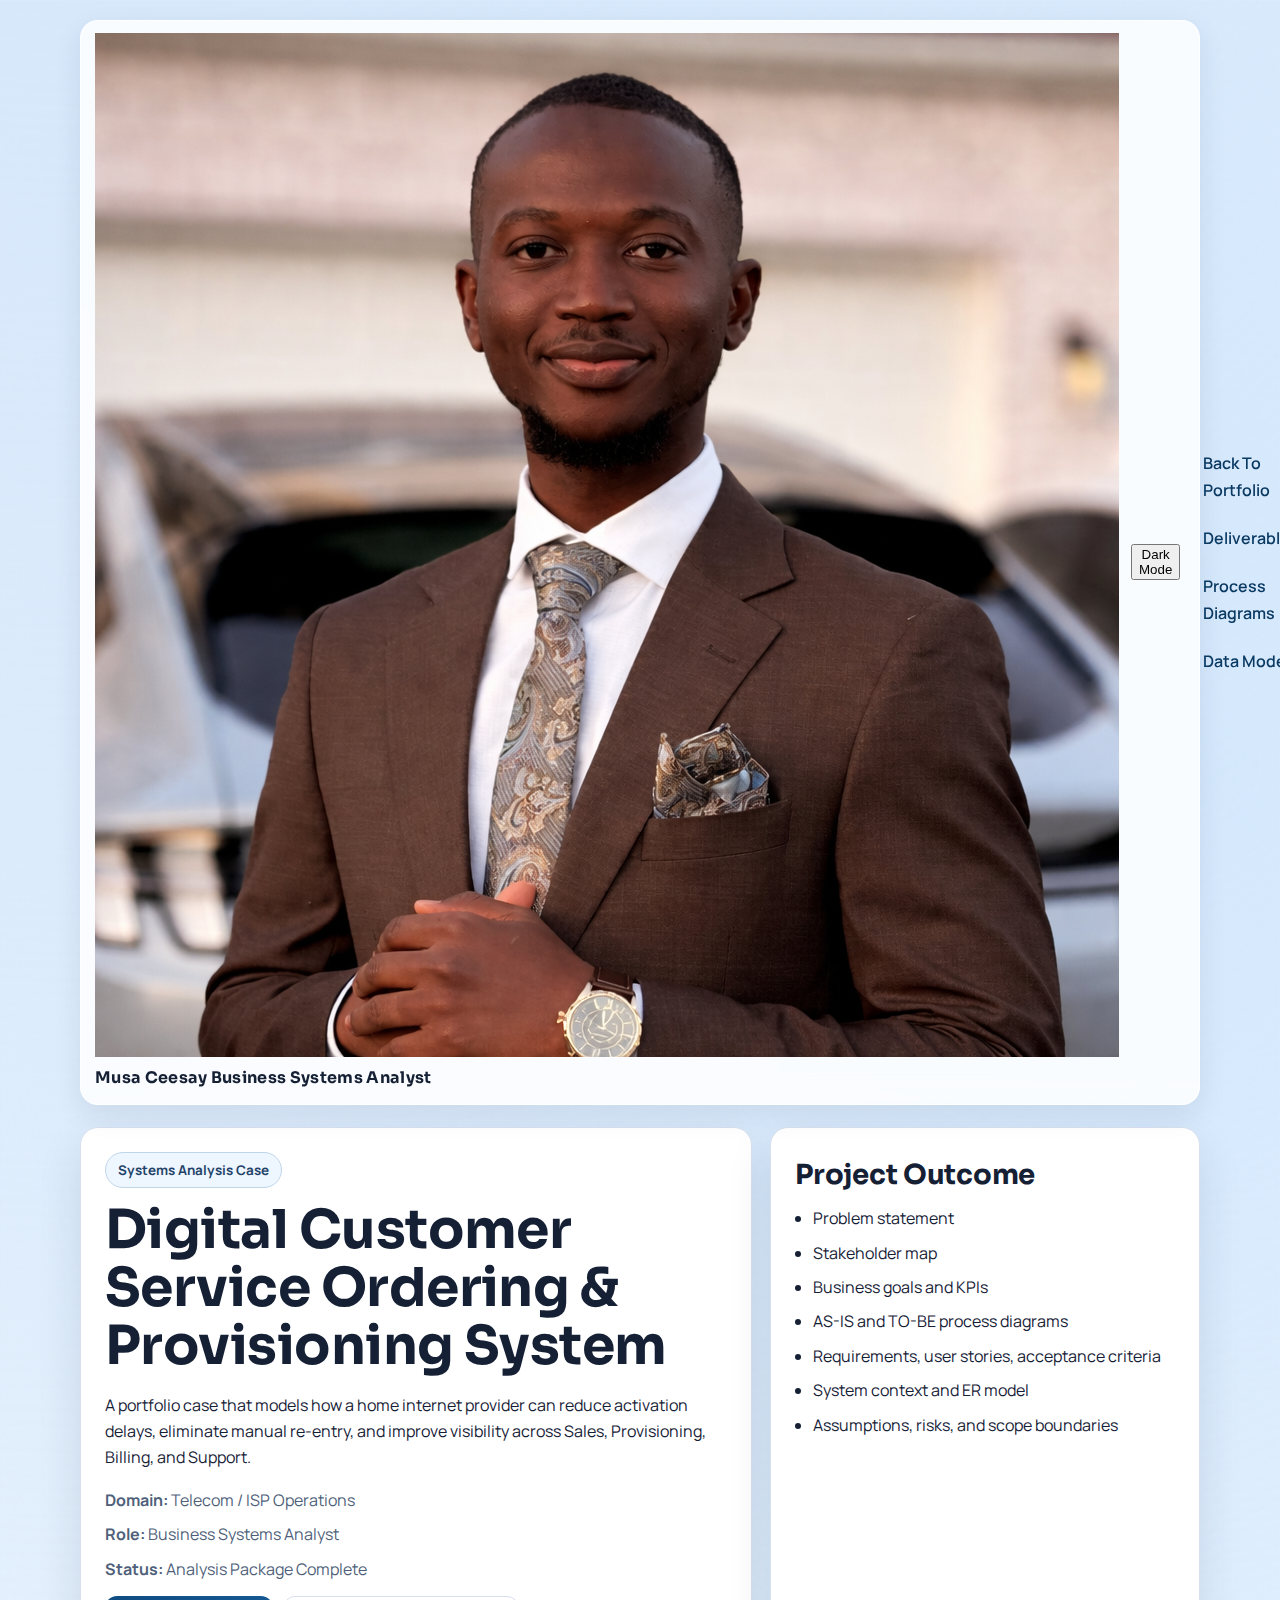
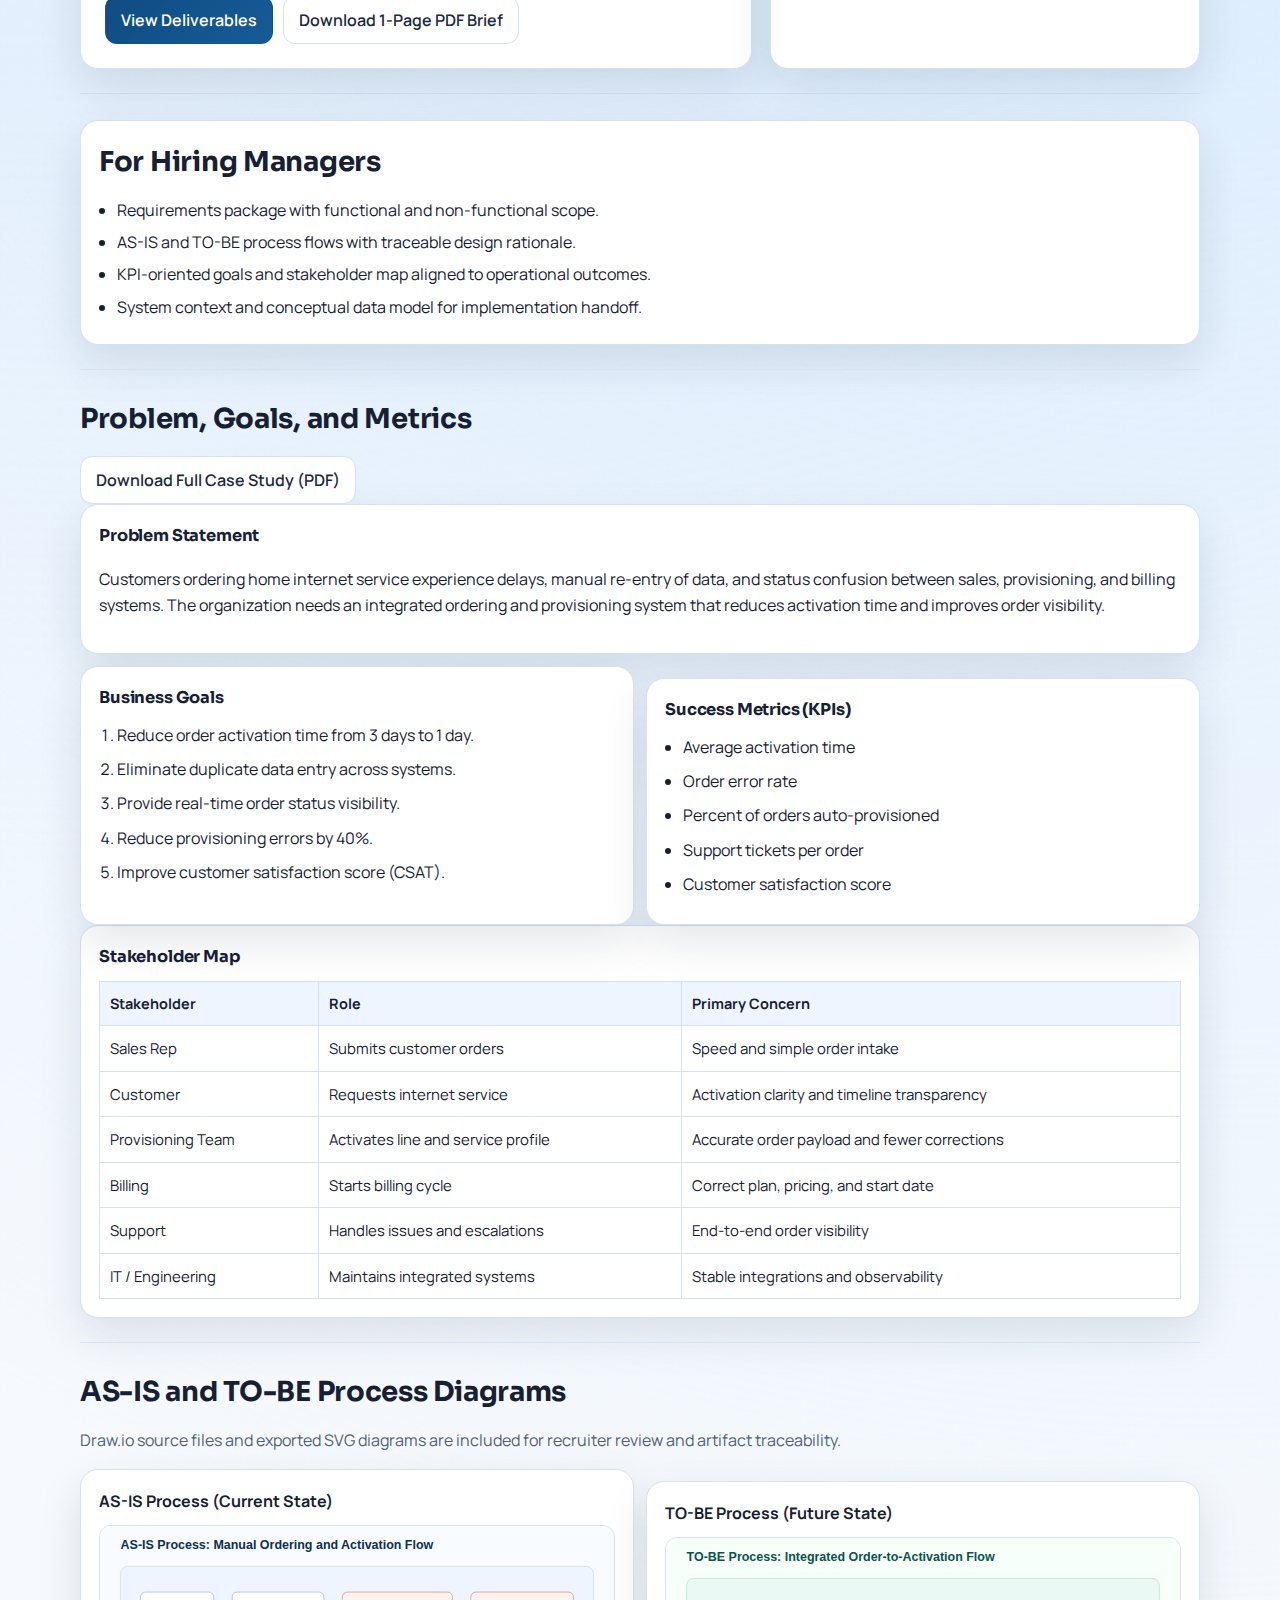
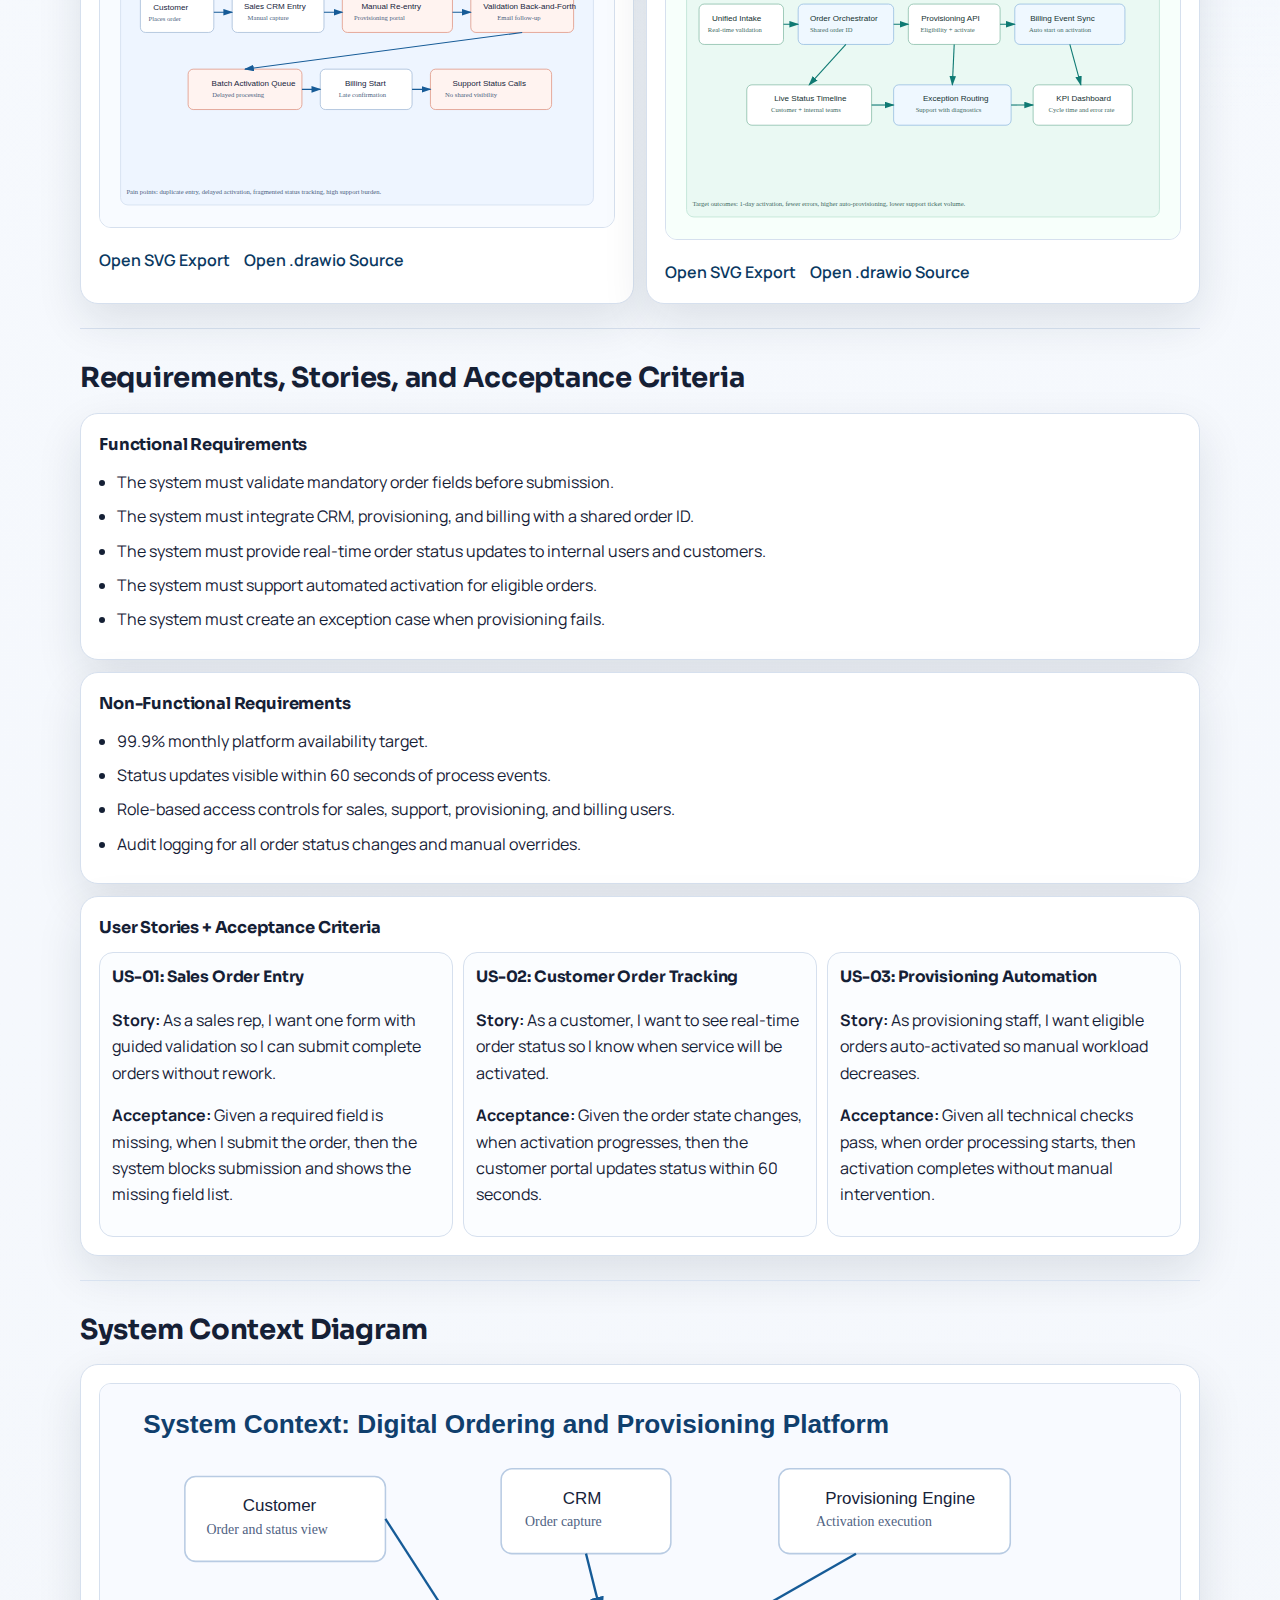
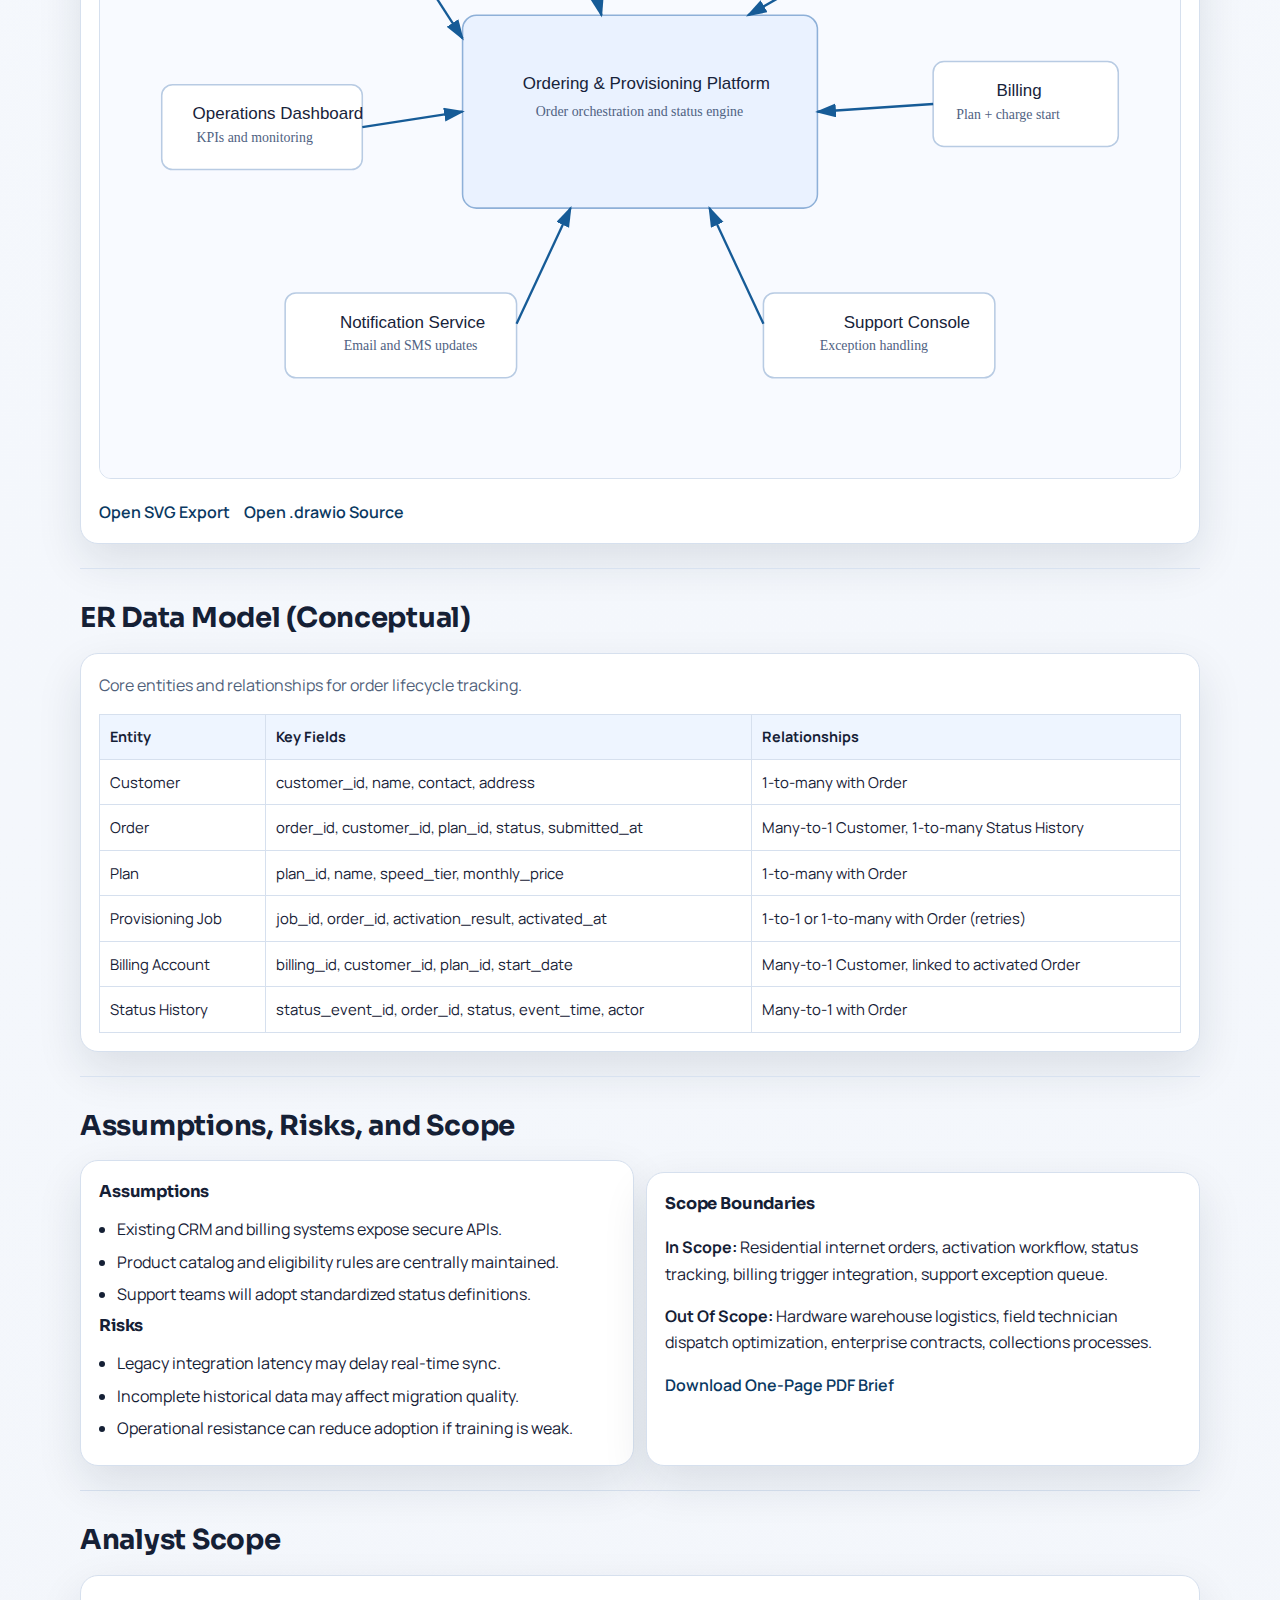
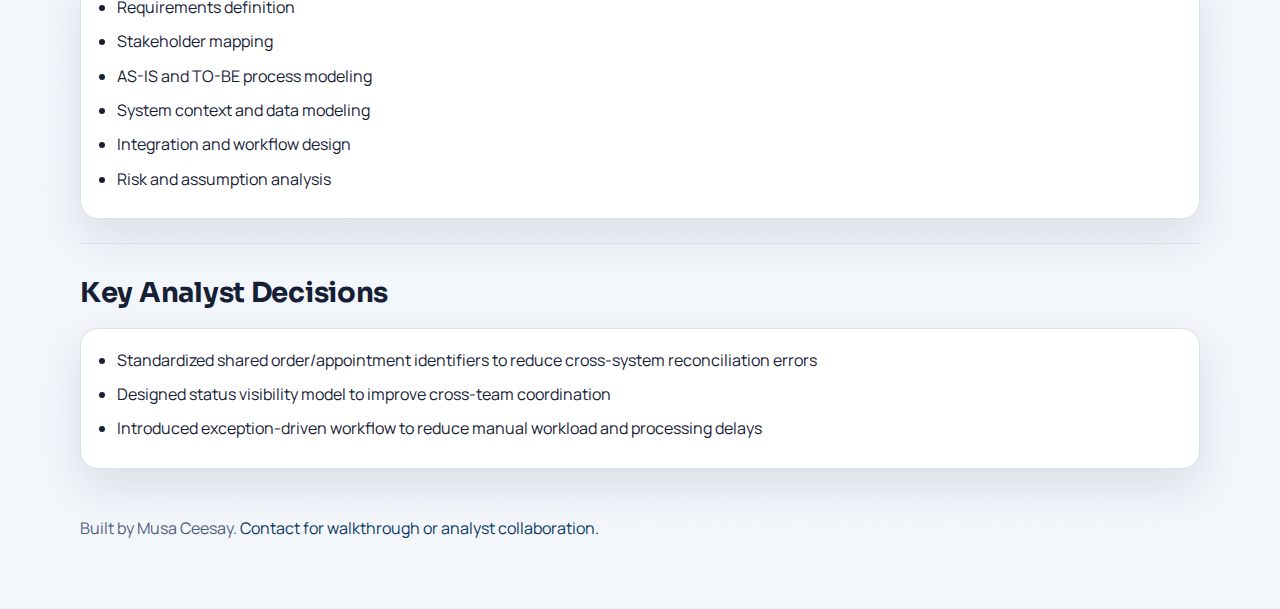
<file: projects/customer-service-ordering-provisioning-system.html>
<!doctype html>
<html lang="en">
  <head>
    <meta charset="UTF-8" />
    <meta name="viewport" content="width=device-width, initial-scale=1.0" />
    <title>Digital Customer Service Ordering & Provisioning System | Musa Ceesay</title>
    <meta
      name="description"
      content="Systems analysis case study for a digital customer service ordering and provisioning system, including goals, KPIs, process design, requirements, and data model."
    />
    <meta name="robots" content="index,follow" />
    <meta name="referrer" content="strict-origin-when-cross-origin" />
    <link
      rel="canonical"
      href="https://musaceesay-1.github.io/My_Portfolio/projects/customer-service-ordering-provisioning-system.html"
    />
    <link rel="icon" href="../assets/og-image.svg" type="image/svg+xml" />
    <meta property="og:title" content="Digital Customer Service Ordering & Provisioning System | Musa Ceesay" />
    <meta
      property="og:description"
      content="Systems analysis case study for a digital customer service ordering and provisioning system, including goals, KPIs, process design, requirements, and data model."
    />
    <meta property="og:type" content="website" />
    <meta property="og:site_name" content="Musa Ceesay Portfolio" />
    <meta
      property="og:url"
      content="https://musaceesay-1.github.io/My_Portfolio/projects/customer-service-ordering-provisioning-system.html"
    />
    <meta
      property="og:image"
      content="https://musaceesay-1.github.io/My_Portfolio/assets/projects/featured-network-lab.svg"
    />
    <meta name="twitter:card" content="summary_large_image" />
    <meta name="twitter:title" content="Digital Customer Service Ordering & Provisioning System | Musa Ceesay" />
    <meta
      name="twitter:description"
      content="Systems analysis case study for a digital customer service ordering and provisioning system, including goals, KPIs, process design, requirements, and data model."
    />
    <meta
      name="twitter:image"
      content="https://musaceesay-1.github.io/My_Portfolio/assets/projects/featured-network-lab.svg"
    />
    <script>
      (() => {
        try {
          const storedTheme = localStorage.getItem("portfolio-theme");
          if (storedTheme === "light" || storedTheme === "dark") {
            document.documentElement.setAttribute("data-theme", storedTheme);
            return;
          }
          if (window.matchMedia("(prefers-color-scheme: dark)").matches) {
            document.documentElement.setAttribute("data-theme", "dark");
          }
        } catch (error) {
          // Ignore storage access issues and fall back to default theme.
        }
      })();
    </script>
    <link rel="stylesheet" href="customer-service-ordering-provisioning-system.css" />
  </head>
  <body>
    <main class="page">
      <header class="topbar">
        <a class="brand" href="../index.html" aria-label="Go to portfolio home">
          <img class="brand-avatar" src="../Professional Headshot.png" alt="Musa Ceesay profile photo" />
          <span class="brand-text">
            <span class="brand-name">Musa Ceesay</span>
            <span class="brand-role">Business Systems Analyst</span>
          </span>
        </a>
        <button class="theme-toggle" type="button" aria-pressed="false" aria-label="Switch to dark mode">
          Dark Mode
        </button>
        <nav class="top-links" aria-label="Project navigation">
          <a href="../index.html#projects">Back To Portfolio</a>
          <a href="#deliverables">Deliverables</a>
          <a href="#process">Process Diagrams</a>
          <a href="#data-model">Data Model</a>
        </nav>
      </header>

      <section class="hero">
        <article class="hero-card hero-copy">
          <span class="badge">Systems Analysis Case</span>
          <h1>Digital Customer Service Ordering & Provisioning System</h1>
          <p>
            A portfolio case that models how a home internet provider can reduce activation delays,
            eliminate manual re-entry, and improve visibility across Sales, Provisioning, Billing, and Support.
          </p>
          <div class="hero-meta">
            <p><strong>Domain:</strong> Telecom / ISP Operations</p>
            <p><strong>Role:</strong> Business Systems Analyst</p>
            <p><strong>Status:</strong> Analysis Package Complete</p>
          </div>
          <div class="hero-cta">
            <a class="btn primary" href="#deliverables">View Deliverables</a>
            <a class="btn" href="customer-service-ordering-provisioning-brief.pdf" download>Download 1-Page PDF Brief</a>
          </div>
        </article>
        <article class="hero-card hero-panel">
          <h2>Project Outcome</h2>
          <ul class="checklist">
            <li>Problem statement</li>
            <li>Stakeholder map</li>
            <li>Business goals and KPIs</li>
            <li>AS-IS and TO-BE process diagrams</li>
            <li>Requirements, user stories, acceptance criteria</li>
            <li>System context and ER model</li>
            <li>Assumptions, risks, and scope boundaries</li>
          </ul>
        </article>
      </section>

      <section class="section">
        <article class="panel">
          <h2>For Hiring Managers</h2>
          <ul class="list compact">
            <li>Requirements package with functional and non-functional scope.</li>
            <li>AS-IS and TO-BE process flows with traceable design rationale.</li>
            <li>KPI-oriented goals and stakeholder map aligned to operational outcomes.</li>
            <li>System context and conceptual data model for implementation handoff.</li>
          </ul>
        </article>
      </section>

      <section id="deliverables" class="section">
        <h2>Problem, Goals, and Metrics</h2>
        <div class="hero-cta">
          <a class="btn download-full-case-btn" href="../project-1-systems-analysis/Musa-Ceesay-Systems-Analysis-Case-Study.pdf" target="_blank" rel="noopener noreferrer">Download Full Case Study (PDF)</a>
        </div>
        <article class="panel">
          <h3>Problem Statement</h3>
          <p>
            Customers ordering home internet service experience delays, manual re-entry of data, and status confusion between
            sales, provisioning, and billing systems. The organization needs an integrated ordering and provisioning system
            that reduces activation time and improves order visibility.
          </p>
        </article>

        <div class="two-col">
          <article class="panel">
            <h3>Business Goals</h3>
            <ol class="list">
              <li>Reduce order activation time from 3 days to 1 day.</li>
              <li>Eliminate duplicate data entry across systems.</li>
              <li>Provide real-time order status visibility.</li>
              <li>Reduce provisioning errors by 40%.</li>
              <li>Improve customer satisfaction score (CSAT).</li>
            </ol>
          </article>
          <article class="panel">
            <h3>Success Metrics (KPIs)</h3>
            <ul class="list">
              <li>Average activation time</li>
              <li>Order error rate</li>
              <li>Percent of orders auto-provisioned</li>
              <li>Support tickets per order</li>
              <li>Customer satisfaction score</li>
            </ul>
          </article>
        </div>

        <article class="panel">
          <h3>Stakeholder Map</h3>
          <div class="table-wrap">
            <table>
              <thead>
                <tr>
                  <th>Stakeholder</th>
                  <th>Role</th>
                  <th>Primary Concern</th>
                </tr>
              </thead>
              <tbody>
                <tr><td>Sales Rep</td><td>Submits customer orders</td><td>Speed and simple order intake</td></tr>
                <tr><td>Customer</td><td>Requests internet service</td><td>Activation clarity and timeline transparency</td></tr>
                <tr><td>Provisioning Team</td><td>Activates line and service profile</td><td>Accurate order payload and fewer corrections</td></tr>
                <tr><td>Billing</td><td>Starts billing cycle</td><td>Correct plan, pricing, and start date</td></tr>
                <tr><td>Support</td><td>Handles issues and escalations</td><td>End-to-end order visibility</td></tr>
                <tr><td>IT / Engineering</td><td>Maintains integrated systems</td><td>Stable integrations and observability</td></tr>
              </tbody>
            </table>
          </div>
        </article>
      </section>

      <section id="process" class="section">
        <h2>AS-IS and TO-BE Process Diagrams</h2>
        <p class="lead">Draw.io source files and exported SVG diagrams are included for recruiter review and artifact traceability.</p>

        <div class="diagram-grid">
          <figure class="diagram-figure panel">
            <figcaption><strong>AS-IS Process (Current State)</strong></figcaption>
            <img class="diagram-image" src="../assets/projects/diagrams/as-is-process-export.svg" alt="AS-IS process diagram for manual ordering and provisioning workflow" />
            <p class="resource-links">
              <a href="../assets/projects/diagrams/as-is-process-export.svg" target="_blank" rel="noopener noreferrer">Open SVG Export</a>
              <a href="../assets/projects/diagrams/as-is-process.drawio" target="_blank" rel="noopener noreferrer">Open .drawio Source</a>
            </p>
          </figure>

          <figure class="diagram-figure panel">
            <figcaption><strong>TO-BE Process (Future State)</strong></figcaption>
            <img class="diagram-image" src="../assets/projects/diagrams/to-be-process-export.svg" alt="TO-BE process diagram for integrated order orchestration and activation" />
            <p class="resource-links">
              <a href="../assets/projects/diagrams/to-be-process-export.svg" target="_blank" rel="noopener noreferrer">Open SVG Export</a>
              <a href="../assets/projects/diagrams/to-be-process.drawio" target="_blank" rel="noopener noreferrer">Open .drawio Source</a>
            </p>
          </figure>
        </div>
      </section>

      <section id="requirements" class="section">
        <h2>Requirements, Stories, and Acceptance Criteria</h2>

        <article class="panel">
          <h3>Functional Requirements</h3>
          <ul class="list">
            <li>The system must validate mandatory order fields before submission.</li>
            <li>The system must integrate CRM, provisioning, and billing with a shared order ID.</li>
            <li>The system must provide real-time order status updates to internal users and customers.</li>
            <li>The system must support automated activation for eligible orders.</li>
            <li>The system must create an exception case when provisioning fails.</li>
          </ul>
        </article>

        <article class="panel">
          <h3>Non-Functional Requirements</h3>
          <ul class="list">
            <li>99.9% monthly platform availability target.</li>
            <li>Status updates visible within 60 seconds of process events.</li>
            <li>Role-based access controls for sales, support, provisioning, and billing users.</li>
            <li>Audit logging for all order status changes and manual overrides.</li>
          </ul>
        </article>

        <article class="panel">
          <h3>User Stories + Acceptance Criteria</h3>
          <div class="story-grid">
            <section class="story">
              <h4>US-01: Sales Order Entry</h4>
              <p><strong>Story:</strong> As a sales rep, I want one form with guided validation so I can submit complete orders without rework.</p>
              <p><strong>Acceptance:</strong> Given a required field is missing, when I submit the order, then the system blocks submission and shows the missing field list.</p>
            </section>
            <section class="story">
              <h4>US-02: Customer Order Tracking</h4>
              <p><strong>Story:</strong> As a customer, I want to see real-time order status so I know when service will be activated.</p>
              <p><strong>Acceptance:</strong> Given the order state changes, when activation progresses, then the customer portal updates status within 60 seconds.</p>
            </section>
            <section class="story">
              <h4>US-03: Provisioning Automation</h4>
              <p><strong>Story:</strong> As provisioning staff, I want eligible orders auto-activated so manual workload decreases.</p>
              <p><strong>Acceptance:</strong> Given all technical checks pass, when order processing starts, then activation completes without manual intervention.</p>
            </section>
          </div>
        </article>
      </section>

      <section class="section">
        <h2>System Context Diagram</h2>
        <article class="panel">
          <img class="diagram-image" src="../assets/projects/diagrams/system-context-export.svg" alt="System context diagram showing ordering platform integrations" />
          <p class="resource-links">
            <a href="../assets/projects/diagrams/system-context-export.svg" target="_blank" rel="noopener noreferrer">Open SVG Export</a>
            <a href="../assets/projects/diagrams/system-context.drawio" target="_blank" rel="noopener noreferrer">Open .drawio Source</a>
          </p>
        </article>
      </section>

      <section id="data-model" class="section">
        <h2>ER Data Model (Conceptual)</h2>
        <article class="panel">
          <p class="lead">Core entities and relationships for order lifecycle tracking.</p>
          <div class="table-wrap">
            <table>
              <thead>
                <tr><th>Entity</th><th>Key Fields</th><th>Relationships</th></tr>
              </thead>
              <tbody>
                <tr><td>Customer</td><td>customer_id, name, contact, address</td><td>1-to-many with Order</td></tr>
                <tr><td>Order</td><td>order_id, customer_id, plan_id, status, submitted_at</td><td>Many-to-1 Customer, 1-to-many Status History</td></tr>
                <tr><td>Plan</td><td>plan_id, name, speed_tier, monthly_price</td><td>1-to-many with Order</td></tr>
                <tr><td>Provisioning Job</td><td>job_id, order_id, activation_result, activated_at</td><td>1-to-1 or 1-to-many with Order (retries)</td></tr>
                <tr><td>Billing Account</td><td>billing_id, customer_id, plan_id, start_date</td><td>Many-to-1 Customer, linked to activated Order</td></tr>
                <tr><td>Status History</td><td>status_event_id, order_id, status, event_time, actor</td><td>Many-to-1 with Order</td></tr>
              </tbody>
            </table>
          </div>
        </article>
      </section>

      <section class="section">
        <h2>Assumptions, Risks, and Scope</h2>
        <div class="two-col">
          <article class="panel">
            <h3>Assumptions</h3>
            <ul class="list compact">
              <li>Existing CRM and billing systems expose secure APIs.</li>
              <li>Product catalog and eligibility rules are centrally maintained.</li>
              <li>Support teams will adopt standardized status definitions.</li>
            </ul>

            <h3>Risks</h3>
            <ul class="list compact">
              <li>Legacy integration latency may delay real-time sync.</li>
              <li>Incomplete historical data may affect migration quality.</li>
              <li>Operational resistance can reduce adoption if training is weak.</li>
            </ul>
          </article>
          <article class="panel">
            <h3>Scope Boundaries</h3>
            <p><strong>In Scope:</strong> Residential internet orders, activation workflow, status tracking, billing trigger integration, support exception queue.</p>
            <p><strong>Out Of Scope:</strong> Hardware warehouse logistics, field technician dispatch optimization, enterprise contracts, collections processes.</p>
            <p class="resource-links"><a href="customer-service-ordering-provisioning-brief.pdf" download>Download One-Page PDF Brief</a></p>
          </article>
        </div>
      </section>

      <section class="section">
        <h2>Analyst Scope</h2>
        <article class="panel">
          <ul class="list">
            <li>Requirements definition</li>
            <li>Stakeholder mapping</li>
            <li>AS-IS and TO-BE process modeling</li>
            <li>System context and data modeling</li>
            <li>Integration and workflow design</li>
            <li>Risk and assumption analysis</li>
          </ul>
        </article>
      </section>

      <section class="section">
        <h2>Key Analyst Decisions</h2>
        <article class="panel">
          <ul class="list">
            <li>Standardized shared order/appointment identifiers to reduce cross-system reconciliation errors</li>
            <li>Designed status visibility model to improve cross-team coordination</li>
            <li>Introduced exception-driven workflow to reduce manual workload and processing delays</li>
          </ul>
        </article>
      </section>

      <footer class="footer">
        <p>Built by Musa Ceesay. <a href="../index.html#contact">Contact for walkthrough or analyst collaboration.</a></p>
      </footer>
    </main>
    <script>
      const themeToggle = document.querySelector(".theme-toggle");
      const themeStorageKey = "portfolio-theme";

      function setTheme(theme) {
        document.documentElement.setAttribute("data-theme", theme);
        const isDark = theme === "dark";
        themeToggle.setAttribute("aria-pressed", String(isDark));
        themeToggle.setAttribute("aria-label", isDark ? "Switch to light mode" : "Switch to dark mode");
        themeToggle.textContent = isDark ? "Light Mode" : "Dark Mode";
      }

      function initializeTheme() {
        const currentTheme = document.documentElement.getAttribute("data-theme");
        if (currentTheme === "light" || currentTheme === "dark") {
          setTheme(currentTheme);
          return;
        }
        const preferredTheme = window.matchMedia("(prefers-color-scheme: dark)").matches ? "dark" : "light";
        setTheme(preferredTheme);
      }

      themeToggle.addEventListener("click", () => {
        const nextTheme = document.documentElement.getAttribute("data-theme") === "dark" ? "light" : "dark";
        setTheme(nextTheme);
        try {
          localStorage.setItem(themeStorageKey, nextTheme);
        } catch (error) {
          // Ignore storage access issues and keep runtime theme state.
        }
      });

      initializeTheme();
    </script>
  </body>
</html>
</file>
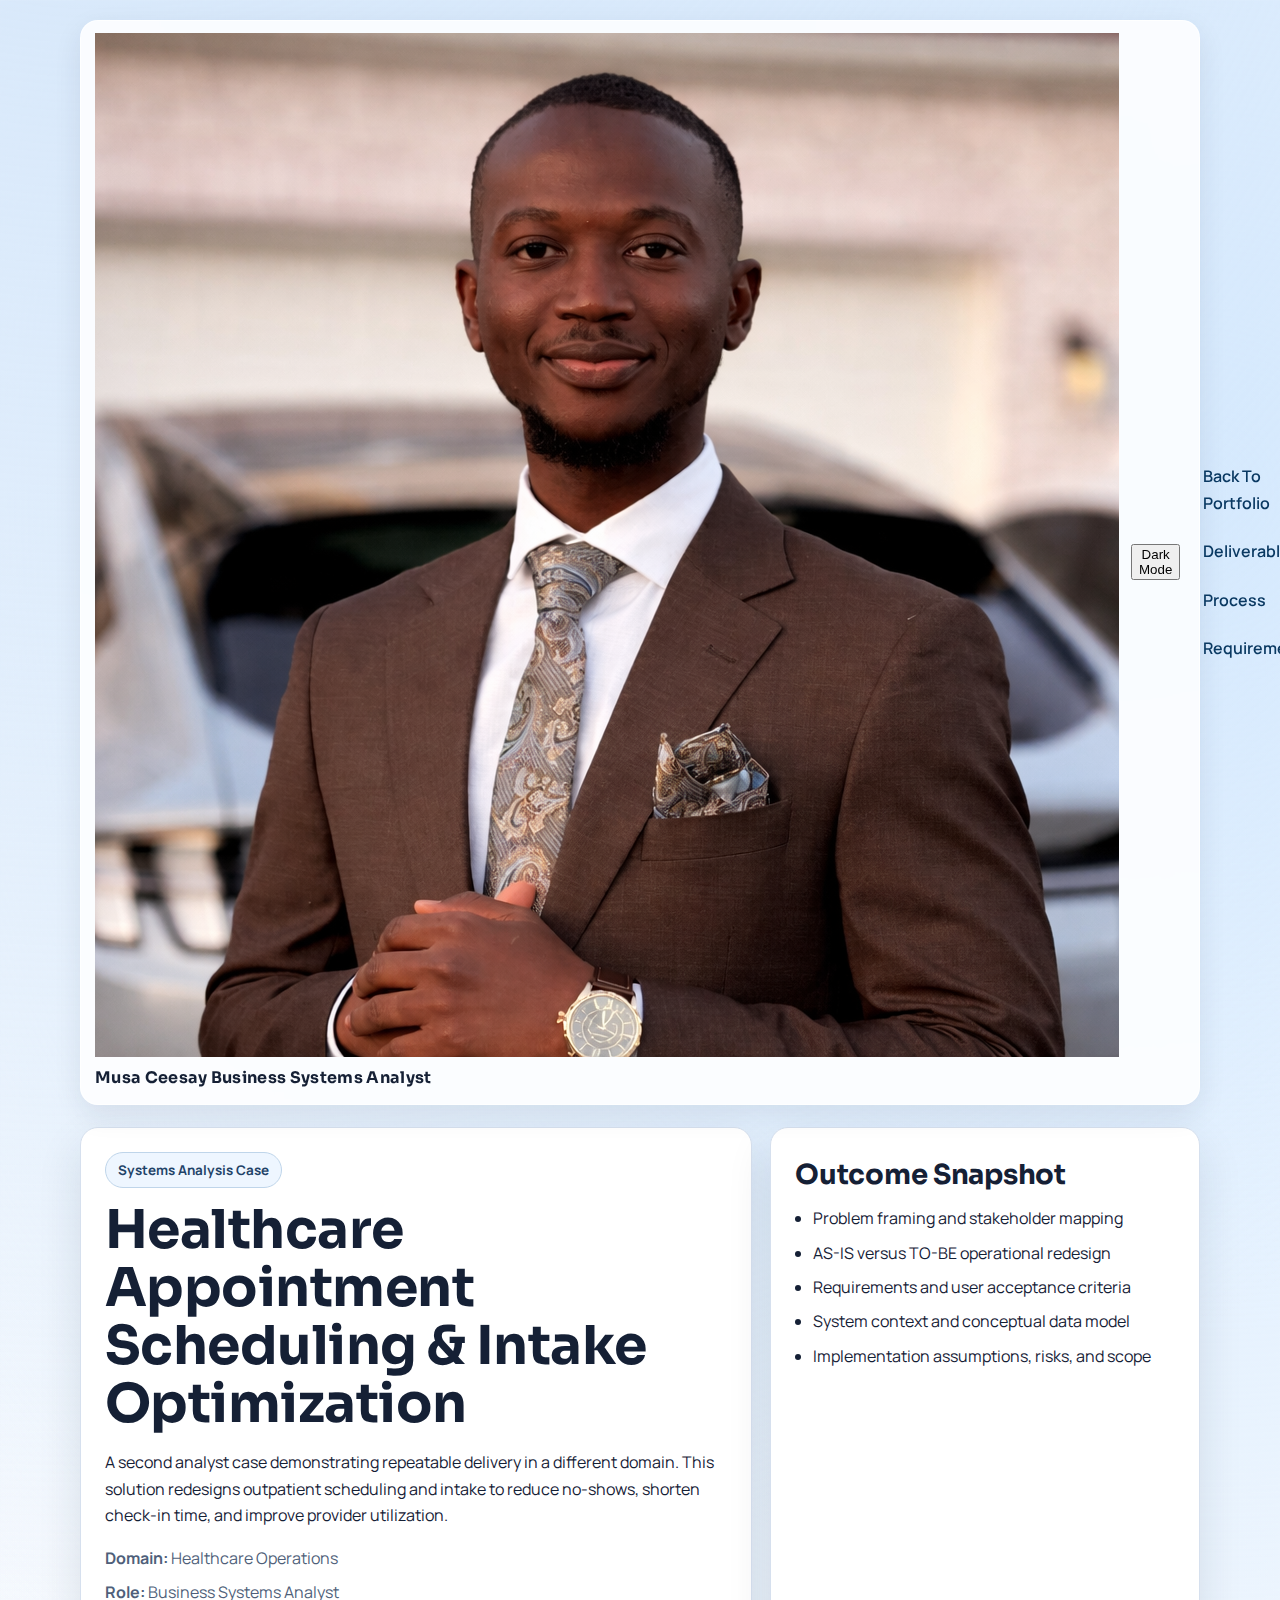
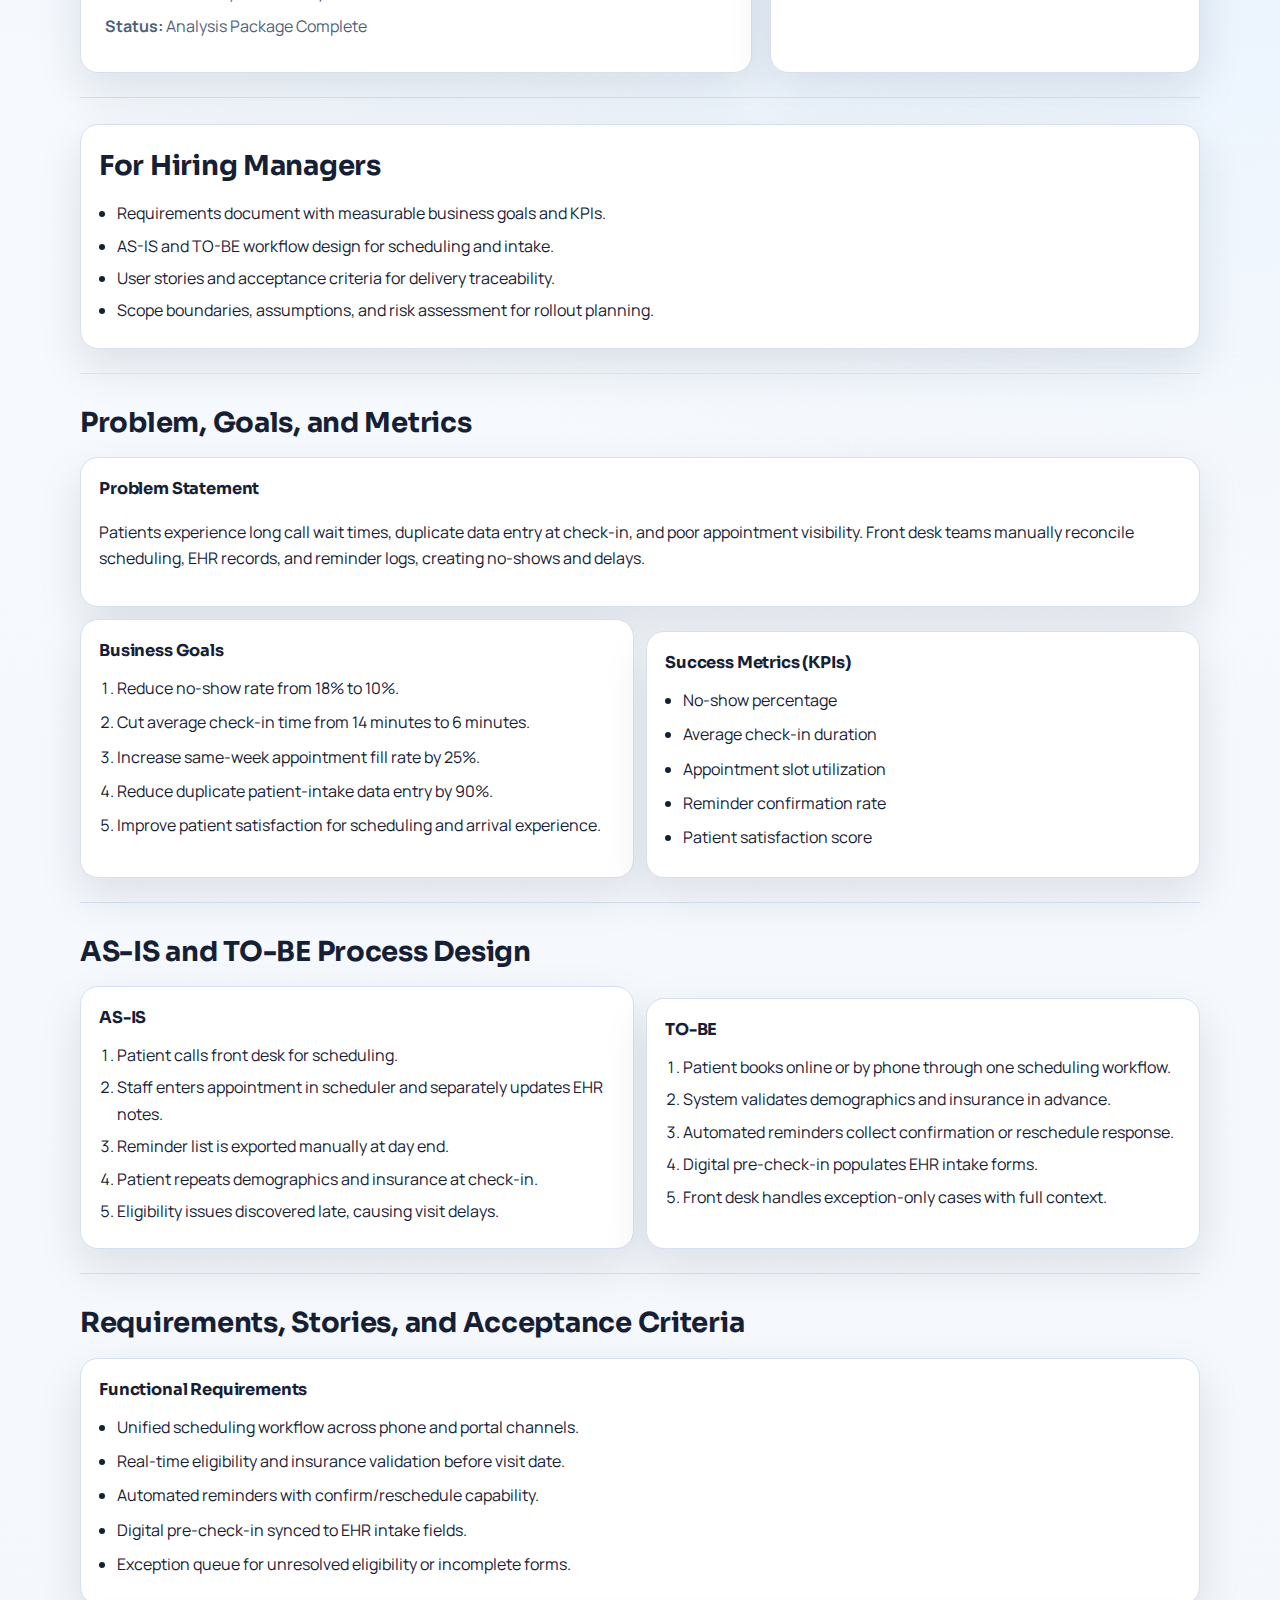
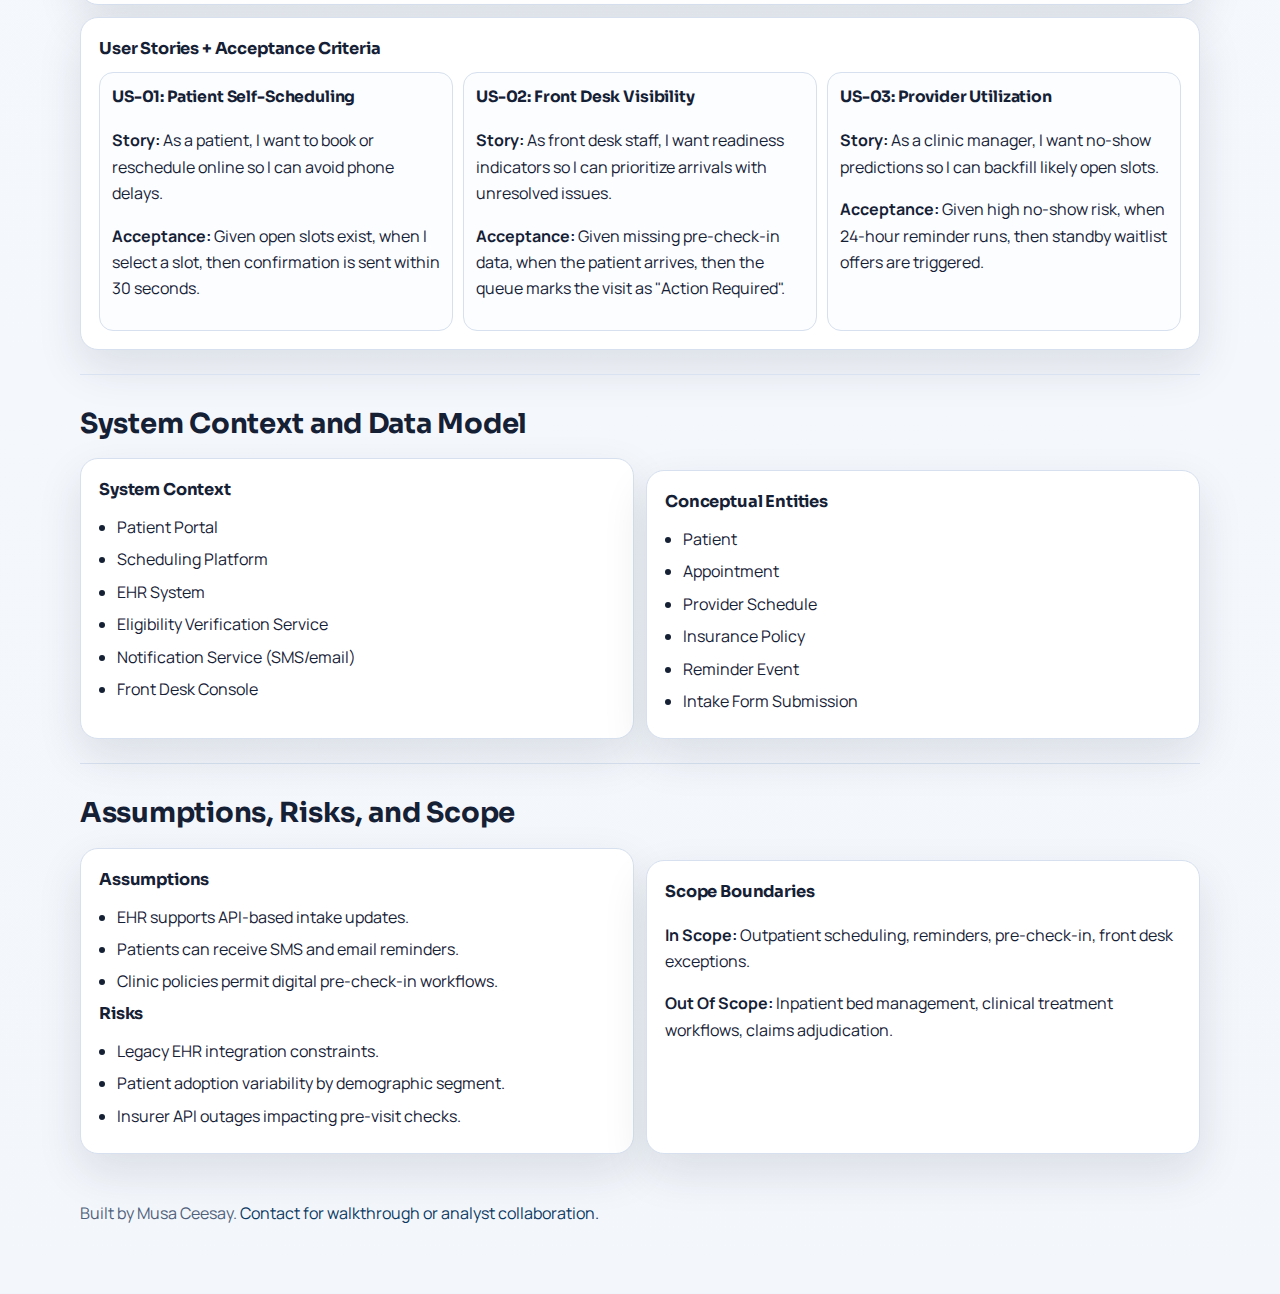
<file: projects/healthcare-appointment-scheduling-intake-optimization.html>
<!doctype html>
<html lang="en">
  <head>
    <meta charset="UTF-8" />
    <meta name="viewport" content="width=device-width, initial-scale=1.0" />
    <title>Healthcare Appointment Scheduling & Intake Optimization | Musa Ceesay</title>
    <meta
      name="description"
      content="Business analysis case study for healthcare appointment scheduling and intake optimization, including process redesign, requirements, user stories, and data model."
    />
    <meta name="robots" content="index,follow" />
    <meta name="referrer" content="strict-origin-when-cross-origin" />
    <link
      rel="canonical"
      href="https://musaceesay-1.github.io/My_Portfolio/projects/healthcare-appointment-scheduling-intake-optimization.html"
    />
    <link rel="icon" href="../assets/og-image.svg" type="image/svg+xml" />
    <meta property="og:title" content="Healthcare Appointment Scheduling & Intake Optimization | Musa Ceesay" />
    <meta
      property="og:description"
      content="Business analysis case study for healthcare appointment scheduling and intake optimization, including process redesign, requirements, user stories, and data model."
    />
    <meta property="og:type" content="website" />
    <meta property="og:site_name" content="Musa Ceesay Portfolio" />
    <meta
      property="og:url"
      content="https://musaceesay-1.github.io/My_Portfolio/projects/healthcare-appointment-scheduling-intake-optimization.html"
    />
    <meta
      property="og:image"
      content="https://musaceesay-1.github.io/My_Portfolio/assets/projects/diagrams/system-context-export.svg"
    />
    <meta name="twitter:card" content="summary_large_image" />
    <meta name="twitter:title" content="Healthcare Appointment Scheduling & Intake Optimization | Musa Ceesay" />
    <meta
      name="twitter:description"
      content="Business analysis case study for healthcare appointment scheduling and intake optimization, including process redesign, requirements, user stories, and data model."
    />
    <meta
      name="twitter:image"
      content="https://musaceesay-1.github.io/My_Portfolio/assets/projects/diagrams/system-context-export.svg"
    />
    <script>
      (() => {
        try {
          const storedTheme = localStorage.getItem("portfolio-theme");
          if (storedTheme === "light" || storedTheme === "dark") {
            document.documentElement.setAttribute("data-theme", storedTheme);
            return;
          }
          if (window.matchMedia("(prefers-color-scheme: dark)").matches) {
            document.documentElement.setAttribute("data-theme", "dark");
          }
        } catch (error) {
          // Ignore storage access issues and fall back to default theme.
        }
      })();
    </script>
    <link rel="stylesheet" href="customer-service-ordering-provisioning-system.css" />
  </head>
  <body>
    <main class="page">
      <header class="topbar">
        <a class="brand" href="../index.html" aria-label="Go to portfolio home">
          <img class="brand-avatar" src="../Professional Headshot.png" alt="Musa Ceesay profile photo" />
          <span class="brand-text">
            <span class="brand-name">Musa Ceesay</span>
            <span class="brand-role">Business Systems Analyst</span>
          </span>
        </a>
        <button class="theme-toggle" type="button" aria-pressed="false" aria-label="Switch to dark mode">
          Dark Mode
        </button>
        <nav class="top-links" aria-label="Project navigation">
          <a href="../index.html#projects">Back To Portfolio</a>
          <a href="#deliverables">Deliverables</a>
          <a href="#process">Process</a>
          <a href="#requirements">Requirements</a>
        </nav>
      </header>

      <section class="hero">
        <article class="hero-card hero-copy">
          <span class="badge">Systems Analysis Case</span>
          <h1>Healthcare Appointment Scheduling & Intake Optimization</h1>
          <p>
            A second analyst case demonstrating repeatable delivery in a different domain. This solution redesigns
            outpatient scheduling and intake to reduce no-shows, shorten check-in time, and improve provider utilization.
          </p>
          <div class="hero-meta">
            <p><strong>Domain:</strong> Healthcare Operations</p>
            <p><strong>Role:</strong> Business Systems Analyst</p>
            <p><strong>Status:</strong> Analysis Package Complete</p>
          </div>
        </article>
        <article class="hero-card hero-panel">
          <h2>Outcome Snapshot</h2>
          <ul class="checklist">
            <li>Problem framing and stakeholder mapping</li>
            <li>AS-IS versus TO-BE operational redesign</li>
            <li>Requirements and user acceptance criteria</li>
            <li>System context and conceptual data model</li>
            <li>Implementation assumptions, risks, and scope</li>
          </ul>
        </article>
      </section>

      <section class="section">
        <article class="panel">
          <h2>For Hiring Managers</h2>
          <ul class="list compact">
            <li>Requirements document with measurable business goals and KPIs.</li>
            <li>AS-IS and TO-BE workflow design for scheduling and intake.</li>
            <li>User stories and acceptance criteria for delivery traceability.</li>
            <li>Scope boundaries, assumptions, and risk assessment for rollout planning.</li>
          </ul>
        </article>
      </section>

      <section id="deliverables" class="section">
        <h2>Problem, Goals, and Metrics</h2>
        <article class="panel">
          <h3>Problem Statement</h3>
          <p>
            Patients experience long call wait times, duplicate data entry at check-in, and poor appointment visibility.
            Front desk teams manually reconcile scheduling, EHR records, and reminder logs, creating no-shows and delays.
          </p>
        </article>

        <div class="two-col">
          <article class="panel">
            <h3>Business Goals</h3>
            <ol class="list">
              <li>Reduce no-show rate from 18% to 10%.</li>
              <li>Cut average check-in time from 14 minutes to 6 minutes.</li>
              <li>Increase same-week appointment fill rate by 25%.</li>
              <li>Reduce duplicate patient-intake data entry by 90%.</li>
              <li>Improve patient satisfaction for scheduling and arrival experience.</li>
            </ol>
          </article>
          <article class="panel">
            <h3>Success Metrics (KPIs)</h3>
            <ul class="list">
              <li>No-show percentage</li>
              <li>Average check-in duration</li>
              <li>Appointment slot utilization</li>
              <li>Reminder confirmation rate</li>
              <li>Patient satisfaction score</li>
            </ul>
          </article>
        </div>
      </section>

      <section id="process" class="section">
        <h2>AS-IS and TO-BE Process Design</h2>
        <div class="two-col">
          <article class="panel">
            <h3>AS-IS</h3>
            <ol class="list compact">
              <li>Patient calls front desk for scheduling.</li>
              <li>Staff enters appointment in scheduler and separately updates EHR notes.</li>
              <li>Reminder list is exported manually at day end.</li>
              <li>Patient repeats demographics and insurance at check-in.</li>
              <li>Eligibility issues discovered late, causing visit delays.</li>
            </ol>
          </article>
          <article class="panel">
            <h3>TO-BE</h3>
            <ol class="list compact">
              <li>Patient books online or by phone through one scheduling workflow.</li>
              <li>System validates demographics and insurance in advance.</li>
              <li>Automated reminders collect confirmation or reschedule response.</li>
              <li>Digital pre-check-in populates EHR intake forms.</li>
              <li>Front desk handles exception-only cases with full context.</li>
            </ol>
          </article>
        </div>
      </section>

      <section id="requirements" class="section">
        <h2>Requirements, Stories, and Acceptance Criteria</h2>
        <article class="panel">
          <h3>Functional Requirements</h3>
          <ul class="list">
            <li>Unified scheduling workflow across phone and portal channels.</li>
            <li>Real-time eligibility and insurance validation before visit date.</li>
            <li>Automated reminders with confirm/reschedule capability.</li>
            <li>Digital pre-check-in synced to EHR intake fields.</li>
            <li>Exception queue for unresolved eligibility or incomplete forms.</li>
          </ul>
        </article>

        <article class="panel">
          <h3>User Stories + Acceptance Criteria</h3>
          <div class="story-grid">
            <section class="story">
              <h4>US-01: Patient Self-Scheduling</h4>
              <p><strong>Story:</strong> As a patient, I want to book or reschedule online so I can avoid phone delays.</p>
              <p><strong>Acceptance:</strong> Given open slots exist, when I select a slot, then confirmation is sent within 30 seconds.</p>
            </section>
            <section class="story">
              <h4>US-02: Front Desk Visibility</h4>
              <p><strong>Story:</strong> As front desk staff, I want readiness indicators so I can prioritize arrivals with unresolved issues.</p>
              <p><strong>Acceptance:</strong> Given missing pre-check-in data, when the patient arrives, then the queue marks the visit as "Action Required".</p>
            </section>
            <section class="story">
              <h4>US-03: Provider Utilization</h4>
              <p><strong>Story:</strong> As a clinic manager, I want no-show predictions so I can backfill likely open slots.</p>
              <p><strong>Acceptance:</strong> Given high no-show risk, when 24-hour reminder runs, then standby waitlist offers are triggered.</p>
            </section>
          </div>
        </article>
      </section>

      <section class="section">
        <h2>System Context and Data Model</h2>
        <div class="two-col">
          <article class="panel">
            <h3>System Context</h3>
            <ul class="list compact">
              <li>Patient Portal</li>
              <li>Scheduling Platform</li>
              <li>EHR System</li>
              <li>Eligibility Verification Service</li>
              <li>Notification Service (SMS/email)</li>
              <li>Front Desk Console</li>
            </ul>
          </article>
          <article class="panel">
            <h3>Conceptual Entities</h3>
            <ul class="list compact">
              <li>Patient</li>
              <li>Appointment</li>
              <li>Provider Schedule</li>
              <li>Insurance Policy</li>
              <li>Reminder Event</li>
              <li>Intake Form Submission</li>
            </ul>
          </article>
        </div>
      </section>

      <section class="section">
        <h2>Assumptions, Risks, and Scope</h2>
        <div class="two-col">
          <article class="panel">
            <h3>Assumptions</h3>
            <ul class="list compact">
              <li>EHR supports API-based intake updates.</li>
              <li>Patients can receive SMS and email reminders.</li>
              <li>Clinic policies permit digital pre-check-in workflows.</li>
            </ul>

            <h3>Risks</h3>
            <ul class="list compact">
              <li>Legacy EHR integration constraints.</li>
              <li>Patient adoption variability by demographic segment.</li>
              <li>Insurer API outages impacting pre-visit checks.</li>
            </ul>
          </article>
          <article class="panel">
            <h3>Scope Boundaries</h3>
            <p><strong>In Scope:</strong> Outpatient scheduling, reminders, pre-check-in, front desk exceptions.</p>
            <p><strong>Out Of Scope:</strong> Inpatient bed management, clinical treatment workflows, claims adjudication.</p>
          </article>
        </div>
      </section>

      <footer class="footer">
        <p>Built by Musa Ceesay. <a href="../index.html#contact">Contact for walkthrough or analyst collaboration.</a></p>
      </footer>
    </main>
    <script>
      const themeToggle = document.querySelector(".theme-toggle");
      const themeStorageKey = "portfolio-theme";

      function setTheme(theme) {
        document.documentElement.setAttribute("data-theme", theme);
        const isDark = theme === "dark";
        themeToggle.setAttribute("aria-pressed", String(isDark));
        themeToggle.setAttribute("aria-label", isDark ? "Switch to light mode" : "Switch to dark mode");
        themeToggle.textContent = isDark ? "Light Mode" : "Dark Mode";
      }

      function initializeTheme() {
        const currentTheme = document.documentElement.getAttribute("data-theme");
        if (currentTheme === "light" || currentTheme === "dark") {
          setTheme(currentTheme);
          return;
        }
        const preferredTheme = window.matchMedia("(prefers-color-scheme: dark)").matches ? "dark" : "light";
        setTheme(preferredTheme);
      }

      themeToggle.addEventListener("click", () => {
        const nextTheme = document.documentElement.getAttribute("data-theme") === "dark" ? "light" : "dark";
        setTheme(nextTheme);
        try {
          localStorage.setItem(themeStorageKey, nextTheme);
        } catch (error) {
          // Ignore storage access issues and keep runtime theme state.
        }
      });

      initializeTheme();
    </script>
  </body>
</html>
</file>
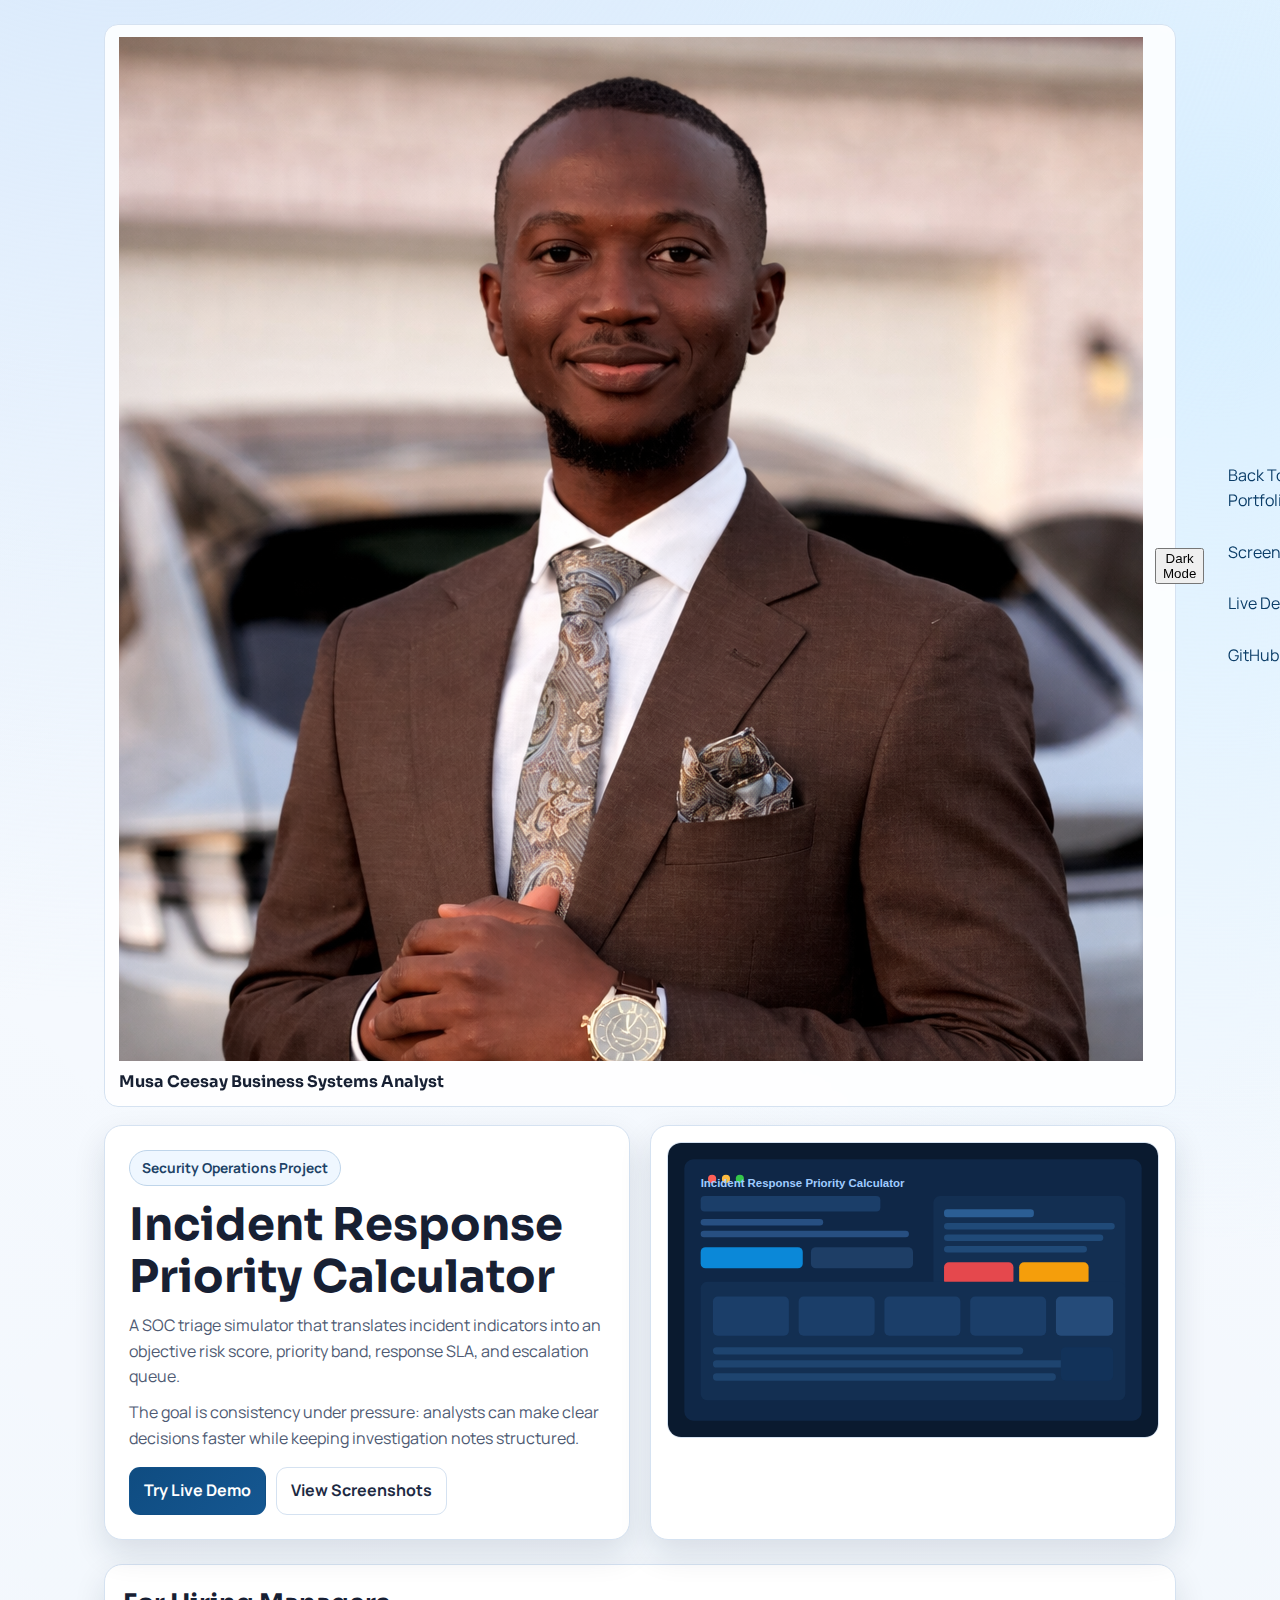
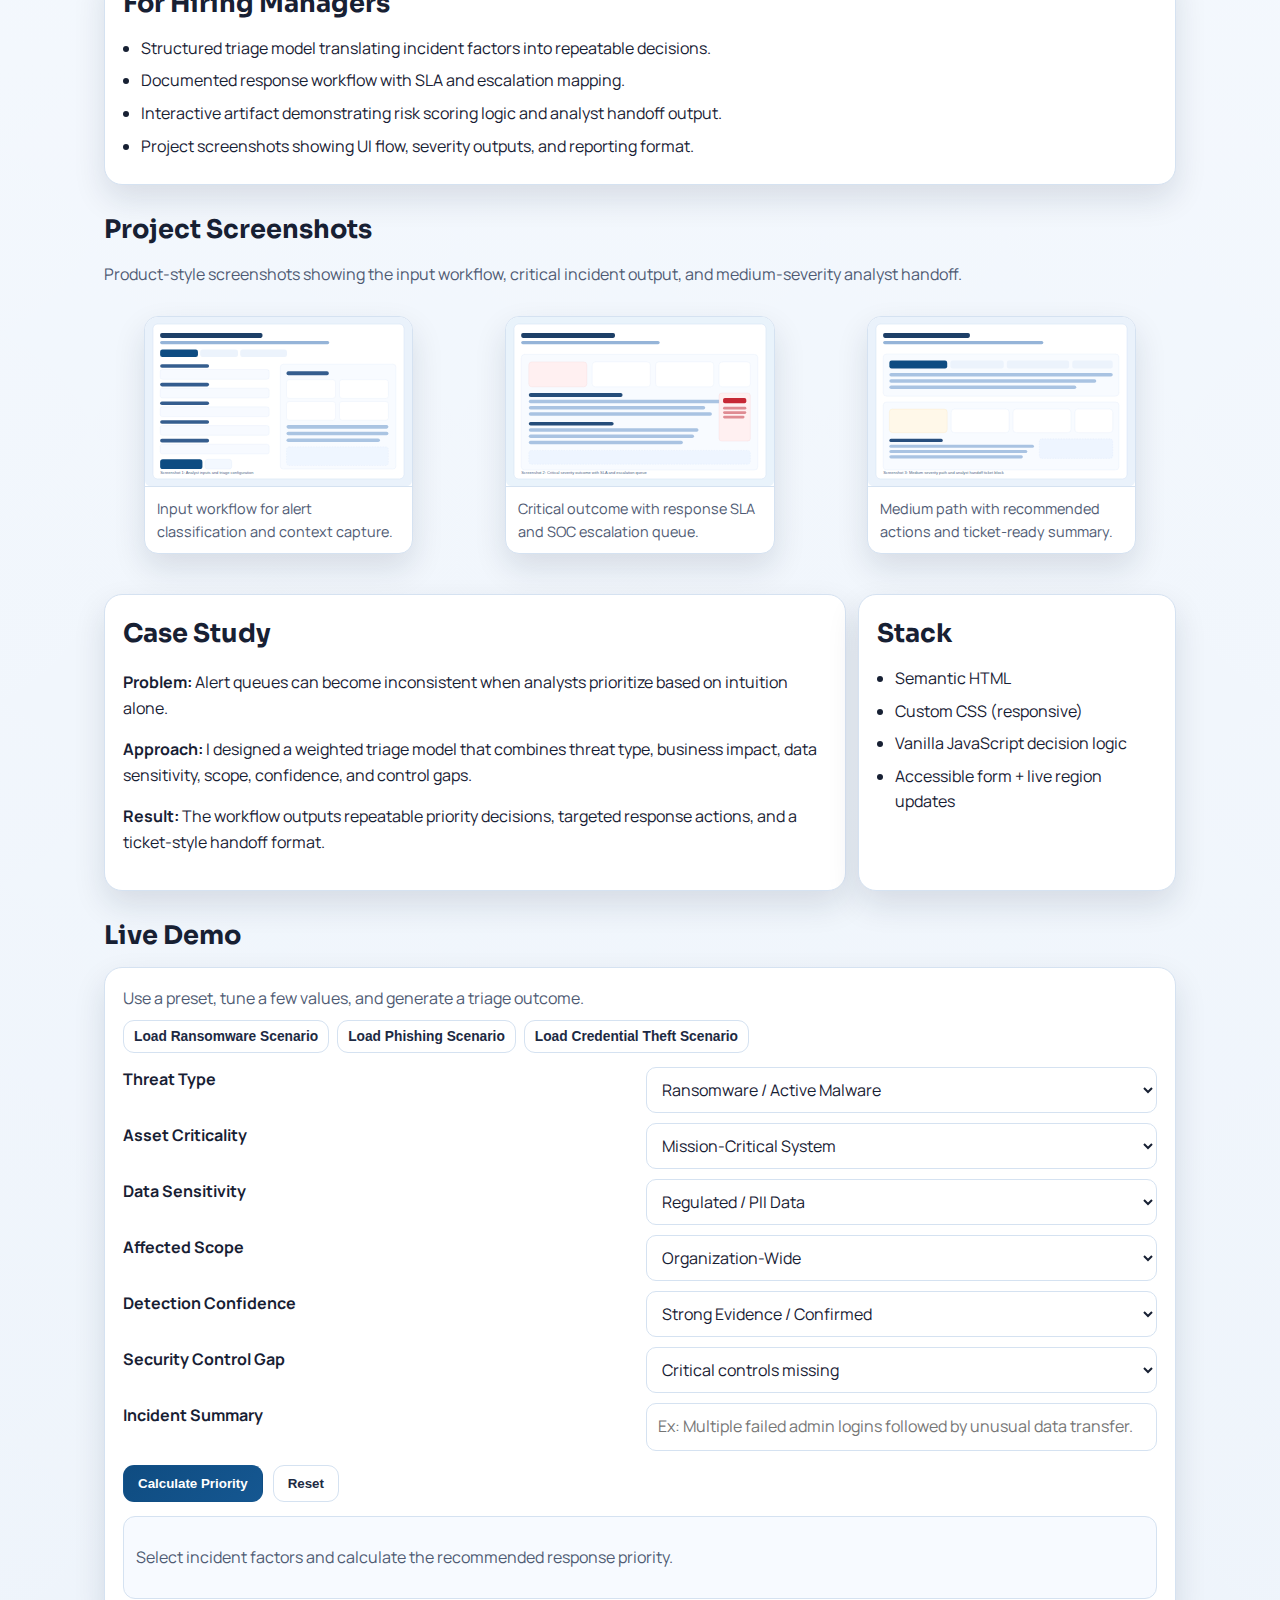
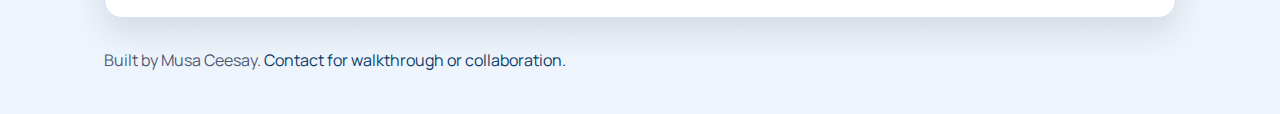
<file: projects/incident-response-priority-calculator.html>
<!doctype html>
<html lang="en">
  <head>
    <meta charset="UTF-8" />
    <meta name="viewport" content="width=device-width, initial-scale=1.0" />
    <title>Incident Response Priority Calculator | Musa Ceesay</title>
    <meta
      name="description"
      content="Standalone project page for Musa Ceesay's Incident Response Priority Calculator, including screenshots, architecture highlights, and an interactive SOC triage demo."
    />
    <meta name="robots" content="index,follow" />
    <meta name="referrer" content="strict-origin-when-cross-origin" />
    <link
      rel="canonical"
      href="https://musaceesay-1.github.io/My_Portfolio/projects/incident-response-priority-calculator.html"
    />
    <link rel="icon" href="../assets/og-image.svg" type="image/svg+xml" />
    <meta property="og:title" content="Incident Response Priority Calculator | Musa Ceesay" />
    <meta
      property="og:description"
      content="Standalone project page for Musa Ceesay's Incident Response Priority Calculator, including screenshots, architecture highlights, and an interactive SOC triage demo."
    />
    <meta property="og:type" content="website" />
    <meta property="og:site_name" content="Musa Ceesay Portfolio" />
    <meta
      property="og:url"
      content="https://musaceesay-1.github.io/My_Portfolio/projects/incident-response-priority-calculator.html"
    />
    <meta
      property="og:image"
      content="https://musaceesay-1.github.io/My_Portfolio/assets/projects/incident-response-cover.svg"
    />
    <meta name="twitter:card" content="summary_large_image" />
    <meta name="twitter:title" content="Incident Response Priority Calculator | Musa Ceesay" />
    <meta
      name="twitter:description"
      content="Standalone project page for Musa Ceesay's Incident Response Priority Calculator, including screenshots, architecture highlights, and an interactive SOC triage demo."
    />
    <meta
      name="twitter:image"
      content="https://musaceesay-1.github.io/My_Portfolio/assets/projects/incident-response-cover.svg"
    />
    <script>
      (() => {
        try {
          const storedTheme = localStorage.getItem("portfolio-theme");
          if (storedTheme === "light" || storedTheme === "dark") {
            document.documentElement.setAttribute("data-theme", storedTheme);
            return;
          }
          if (window.matchMedia("(prefers-color-scheme: dark)").matches) {
            document.documentElement.setAttribute("data-theme", "dark");
          }
        } catch (error) {
          // Ignore storage access issues and fall back to default theme.
        }
      })();
    </script>
    <link rel="stylesheet" href="incident-response-priority-calculator.css" />
  </head>
  <body>
    <main class="page">
      <header class="topbar">
        <a class="brand" href="../index.html" aria-label="Go to portfolio home">
          <img class="brand-avatar" src="../Professional Headshot.png" alt="Musa Ceesay profile photo" />
          <span class="brand-text">
            <span class="brand-name">Musa Ceesay</span>
            <span class="brand-role">Business Systems Analyst</span>
          </span>
        </a>
        <button class="theme-toggle" type="button" aria-pressed="false" aria-label="Switch to dark mode">
          Dark Mode
        </button>
        <nav class="top-links" aria-label="Project navigation">
          <a href="../index.html#projects">Back To Portfolio</a>
          <a href="#screenshots">Screenshots</a>
          <a href="#demo">Live Demo</a>
          <a href="https://github.com/MusaCeesay-1/incident-response-priority-calculator" target="_blank" rel="noopener noreferrer">GitHub Repo</a>
        </nav>
      </header>

      <section class="hero">
        <article class="hero-card hero-copy">
          <span class="badge">Security Operations Project</span>
          <h1>Incident Response Priority Calculator</h1>
          <p>
            A SOC triage simulator that translates incident indicators into an objective risk score, priority band,
            response SLA, and escalation queue.
          </p>
          <p>
            The goal is consistency under pressure: analysts can make clear decisions faster while keeping investigation notes structured.
          </p>
          <div class="hero-cta">
            <a class="btn primary" href="#demo">Try Live Demo</a>
            <a class="btn" href="#screenshots">View Screenshots</a>
          </div>
        </article>
        <article class="hero-card hero-visual">
          <img src="../assets/projects/incident-response-cover.svg" alt="Visual preview of the incident response calculator dashboard" />
        </article>
      </section>

      <section class="section">
        <article class="panel">
          <h2>For Hiring Managers</h2>
          <ul class="list compact">
            <li>Structured triage model translating incident factors into repeatable decisions.</li>
            <li>Documented response workflow with SLA and escalation mapping.</li>
            <li>Interactive artifact demonstrating risk scoring logic and analyst handoff output.</li>
            <li>Project screenshots showing UI flow, severity outputs, and reporting format.</li>
          </ul>
        </article>
      </section>

      <section id="screenshots" class="section">
        <h2>Project Screenshots</h2>
        <p class="section-intro">
          Product-style screenshots showing the input workflow, critical incident output, and medium-severity analyst handoff.
        </p>
        <div class="gallery">
          <figure class="shot">
            <img src="../assets/projects/ir-screenshot-01.svg" alt="Screenshot of incident triage inputs and configuration fields" />
            <p>Input workflow for alert classification and context capture.</p>
          </figure>
          <figure class="shot">
            <img src="../assets/projects/ir-screenshot-02.svg" alt="Screenshot of critical incident result with SLA and escalation output" />
            <p>Critical outcome with response SLA and SOC escalation queue.</p>
          </figure>
          <figure class="shot">
            <img src="../assets/projects/ir-screenshot-03.svg" alt="Screenshot of medium-severity incident result and ticket handoff section" />
            <p>Medium path with recommended actions and ticket-ready summary.</p>
          </figure>
        </div>
      </section>

      <section class="section project-grid">
        <article class="panel">
          <h2>Case Study</h2>
          <p><strong>Problem:</strong> Alert queues can become inconsistent when analysts prioritize based on intuition alone.</p>
          <p><strong>Approach:</strong> I designed a weighted triage model that combines threat type, business impact, data sensitivity, scope, confidence, and control gaps.</p>
          <p><strong>Result:</strong> The workflow outputs repeatable priority decisions, targeted response actions, and a ticket-style handoff format.</p>
        </article>
        <article class="panel">
          <h2>Stack</h2>
          <ul class="list">
            <li>Semantic HTML</li>
            <li>Custom CSS (responsive)</li>
            <li>Vanilla JavaScript decision logic</li>
            <li>Accessible form + live region updates</li>
          </ul>
        </article>
      </section>

      <section id="demo" class="section">
        <h2>Live Demo</h2>
        <article class="panel">
          <p class="tool-lead">Use a preset, tune a few values, and generate a triage outcome.</p>
          <div class="tool-controls" role="group" aria-label="Scenario presets">
            <button class="btn preset-btn" type="button" data-preset="ransomware">Load Ransomware Scenario</button>
            <button class="btn preset-btn" type="button" data-preset="phishing">Load Phishing Scenario</button>
            <button class="btn preset-btn" type="button" data-preset="credential">Load Credential Theft Scenario</button>
          </div>
          <form id="ir-form" class="tool-form">
            <label for="threatType">Threat Type</label>
            <select id="threatType" name="threatType" required>
              <option value="5">Ransomware / Active Malware</option>
              <option value="4">Account Compromise</option>
              <option value="3">Suspicious Login Pattern</option>
              <option value="2">Phishing Email</option>
              <option value="1">Informational Alert</option>
            </select>

            <label for="assetCriticality">Asset Criticality</label>
            <select id="assetCriticality" name="assetCriticality" required>
              <option value="5">Mission-Critical System</option>
              <option value="4">Revenue-Impacting Application</option>
              <option value="3">Core Internal Service</option>
              <option value="2">Departmental Tool</option>
              <option value="1">Low-Impact Asset</option>
            </select>

            <label for="dataSensitivity">Data Sensitivity</label>
            <select id="dataSensitivity" name="dataSensitivity" required>
              <option value="5">Regulated / PII Data</option>
              <option value="4">Confidential Business Data</option>
              <option value="3">Internal Data</option>
              <option value="2">Limited Internal Data</option>
              <option value="1">Public Data</option>
            </select>

            <label for="scopeSize">Affected Scope</label>
            <select id="scopeSize" name="scopeSize" required>
              <option value="5">Organization-Wide</option>
              <option value="4">Multiple Teams</option>
              <option value="3">Single Team</option>
              <option value="2">Few Users</option>
              <option value="1">Single User / Endpoint</option>
            </select>

            <label for="detectability">Detection Confidence</label>
            <select id="detectability" name="detectability" required>
              <option value="5">Strong Evidence / Confirmed</option>
              <option value="4">High Confidence</option>
              <option value="3">Moderate Confidence</option>
              <option value="2">Low Confidence</option>
              <option value="1">Uncertain Signal</option>
            </select>

            <label for="controlGap">Security Control Gap</label>
            <select id="controlGap" name="controlGap" required>
              <option value="5">Critical controls missing</option>
              <option value="4">Major controls weakened</option>
              <option value="3">Partial control coverage</option>
              <option value="2">Minor hardening gap</option>
              <option value="1">Controls effective</option>
            </select>

            <label for="incidentSummary">Incident Summary</label>
            <input
              id="incidentSummary"
              name="incidentSummary"
              type="text"
              maxlength="120"
              placeholder="Ex: Multiple failed admin logins followed by unusual data transfer."
              required
            />

            <div class="tool-actions">
              <button class="btn primary" type="submit">Calculate Priority</button>
              <button class="btn" type="reset">Reset</button>
            </div>
          </form>

          <div id="ir-result" class="tool-result" aria-live="polite">
            <p class="muted">Select incident factors and calculate the recommended response priority.</p>
          </div>
        </article>
      </section>

      <footer class="footer">
        <p>Built by Musa Ceesay. <a href="../index.html#contact">Contact for walkthrough or collaboration.</a></p>
      </footer>
    </main>

    <script>
      const themeToggle = document.querySelector(".theme-toggle");
      const themeStorageKey = "portfolio-theme";
      const irForm = document.getElementById("ir-form");
      const irResult = document.getElementById("ir-result");
      const presetButtons = document.querySelectorAll(".preset-btn");

      function setTheme(theme) {
        document.documentElement.setAttribute("data-theme", theme);
        const isDark = theme === "dark";
        themeToggle.setAttribute("aria-pressed", String(isDark));
        themeToggle.setAttribute("aria-label", isDark ? "Switch to light mode" : "Switch to dark mode");
        themeToggle.textContent = isDark ? "Light Mode" : "Dark Mode";
      }

      function initializeTheme() {
        const currentTheme = document.documentElement.getAttribute("data-theme");
        if (currentTheme === "light" || currentTheme === "dark") {
          setTheme(currentTheme);
          return;
        }
        const preferredTheme = window.matchMedia("(prefers-color-scheme: dark)").matches ? "dark" : "light";
        setTheme(preferredTheme);
      }

      const triageWeights = {
        threatType: 0.24,
        assetCriticality: 0.2,
        dataSensitivity: 0.18,
        scopeSize: 0.16,
        detectability: 0.1,
        controlGap: 0.12
      };

      const scenarioPresets = {
        ransomware: {
          threatType: "5",
          assetCriticality: "5",
          dataSensitivity: "4",
          scopeSize: "4",
          detectability: "5",
          controlGap: "4",
          incidentSummary: "Ransom note detected on finance file server and endpoint encryption activity observed."
        },
        phishing: {
          threatType: "2",
          assetCriticality: "2",
          dataSensitivity: "2",
          scopeSize: "2",
          detectability: "3",
          controlGap: "2",
          incidentSummary: "Employee reported a suspicious email link click with no confirmed malware execution."
        },
        credential: {
          threatType: "4",
          assetCriticality: "4",
          dataSensitivity: "4",
          scopeSize: "3",
          detectability: "4",
          controlGap: "3",
          incidentSummary: "Privileged account login from unusual geolocation followed by abnormal admin actions."
        }
      };

      function priorityFromScore(score) {
        if (score >= 80) {
          return {
            label: "Critical",
            badgeClass: "priority-critical",
            sla: "Immediate (0-15 min)",
            queue: "Incident Commander + SOC Tier 3",
            response: [
              "Isolate impacted systems and disable compromised accounts.",
              "Open incident bridge and notify security leadership.",
              "Preserve forensic artifacts and launch containment plan."
            ]
          };
        }
        if (score >= 60) {
          return {
            label: "High",
            badgeClass: "priority-high",
            sla: "Urgent (within 1 hour)",
            queue: "SOC Tier 2 Escalation",
            response: [
              "Triage logs across SIEM, endpoint, and identity provider.",
              "Apply scoped containment and monitor for lateral movement.",
              "Document timeline and prepare management update."
            ]
          };
        }
        if (score >= 40) {
          return {
            label: "Medium",
            badgeClass: "priority-medium",
            sla: "Standard (within 4 hours)",
            queue: "SOC Tier 1 Investigation",
            response: [
              "Correlate alert context with recent user and asset behavior.",
              "Collect additional evidence before full escalation.",
              "Track in case queue and validate false-positive risk."
            ]
          };
        }
        return {
          label: "Low",
          badgeClass: "priority-low",
          sla: "Routine (same business day)",
          queue: "SOC Queue Monitoring",
          response: [
            "Add context and maintain event watchlist coverage.",
            "Review tuning opportunities for detection quality.",
            "Close with notes if no malicious behavior is found."
          ]
        };
      }

      function escapeHtml(value) {
        return value
          .replaceAll("&", "&amp;")
          .replaceAll("<", "&lt;")
          .replaceAll(">", "&gt;")
          .replaceAll('"', "&quot;")
          .replaceAll("'", "&#39;");
      }

      function renderInitialResult() {
        irResult.innerHTML = `<p class="muted">Select incident factors and calculate the recommended response priority.</p>`;
      }

      function applyScenarioPreset(name) {
        const preset = scenarioPresets[name];
        if (!preset) return;
        Object.entries(preset).forEach(([key, value]) => {
          if (irForm.elements[key]) {
            irForm.elements[key].value = value;
          }
        });
      }

      presetButtons.forEach((button) => {
        button.addEventListener("click", () => {
          applyScenarioPreset(button.dataset.preset);
        });
      });

      themeToggle.addEventListener("click", () => {
        const nextTheme = document.documentElement.getAttribute("data-theme") === "dark" ? "light" : "dark";
        setTheme(nextTheme);
        try {
          localStorage.setItem(themeStorageKey, nextTheme);
        } catch (error) {
          // Ignore storage access issues and keep runtime theme state.
        }
      });

      irForm.addEventListener("reset", () => {
        window.setTimeout(renderInitialResult, 0);
      });

      irForm.addEventListener("submit", (event) => {
        event.preventDefault();

        const formData = new FormData(irForm);
        const incidentSummary = String(formData.get("incidentSummary") || "").trim();
        if (!incidentSummary) {
          irResult.innerHTML = `<p class="muted">Add an incident summary before calculating priority.</p>`;
          return;
        }

        const factors = {
          threatType: Number(formData.get("threatType")),
          assetCriticality: Number(formData.get("assetCriticality")),
          dataSensitivity: Number(formData.get("dataSensitivity")),
          scopeSize: Number(formData.get("scopeSize")),
          detectability: Number(formData.get("detectability")),
          controlGap: Number(formData.get("controlGap"))
        };

        const weightedScore = Object.entries(triageWeights).reduce((total, [key, weight]) => {
          return total + (factors[key] * weight);
        }, 0);

        const normalizedScore = Math.round((weightedScore / 5) * 100);
        const priority = priorityFromScore(normalizedScore);
        const ticketId = `IR-${new Date().getFullYear()}-${String(Math.floor(Math.random() * 9000) + 1000)}`;

        irResult.innerHTML = `
          <h3>Triage Outcome</h3>
          <div class="tool-grid">
            <p class="metric"><strong>Priority</strong><span class="priority-pill ${priority.badgeClass}">${priority.label}</span></p>
            <p class="metric"><strong>Risk Score</strong><span>${normalizedScore}/100</span></p>
            <p class="metric"><strong>Response SLA</strong><span>${priority.sla}</span></p>
            <p class="metric"><strong>Escalation Queue</strong><span>${priority.queue}</span></p>
          </div>
          <p><strong>Incident Summary:</strong> ${escapeHtml(incidentSummary)}</p>
          <p><strong>Recommended Actions:</strong></p>
          <ul class="recommendations">
            ${priority.response.map((step) => `<li>${step}</li>`).join("")}
          </ul>
          <p class="ticket-block">Ticket ${ticketId} | Status: Open | Owner: ${priority.queue}</p>
        `;
      });

      initializeTheme();
    </script>
  </body>
</html>
</file>
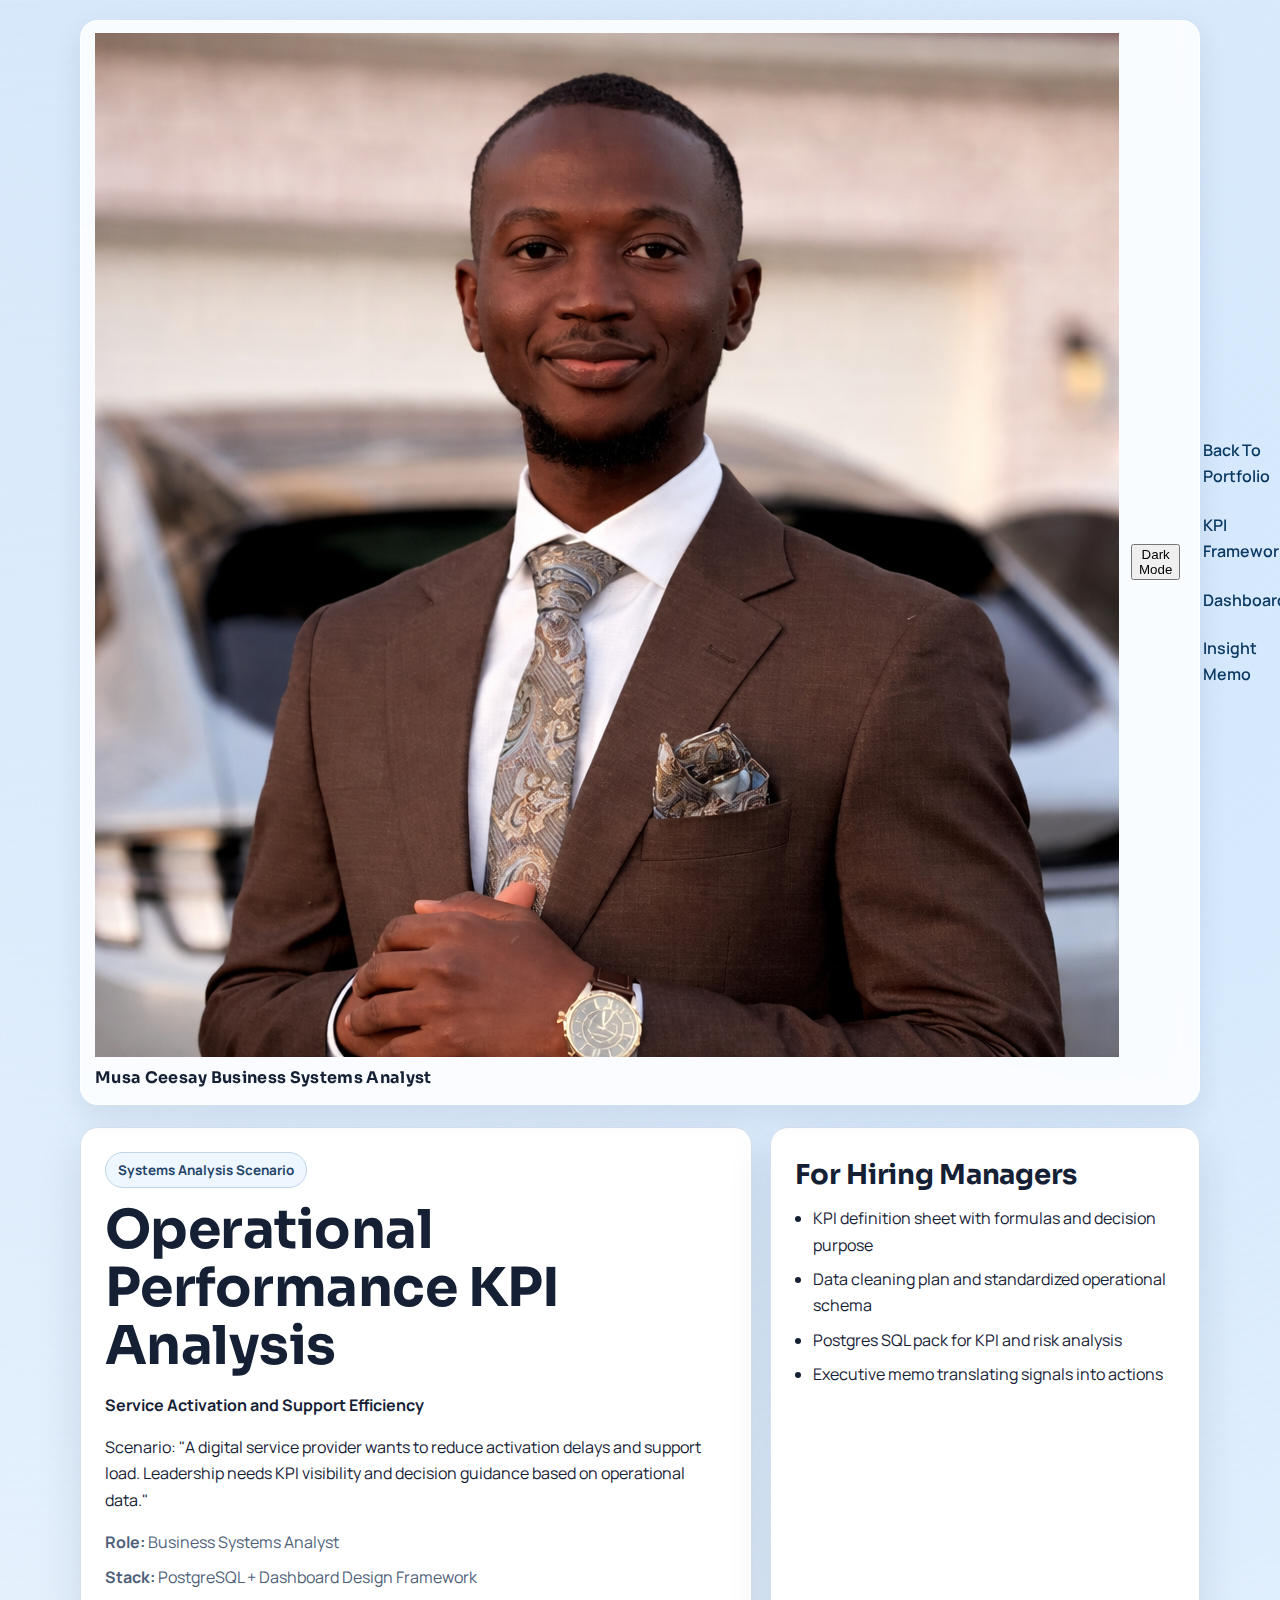
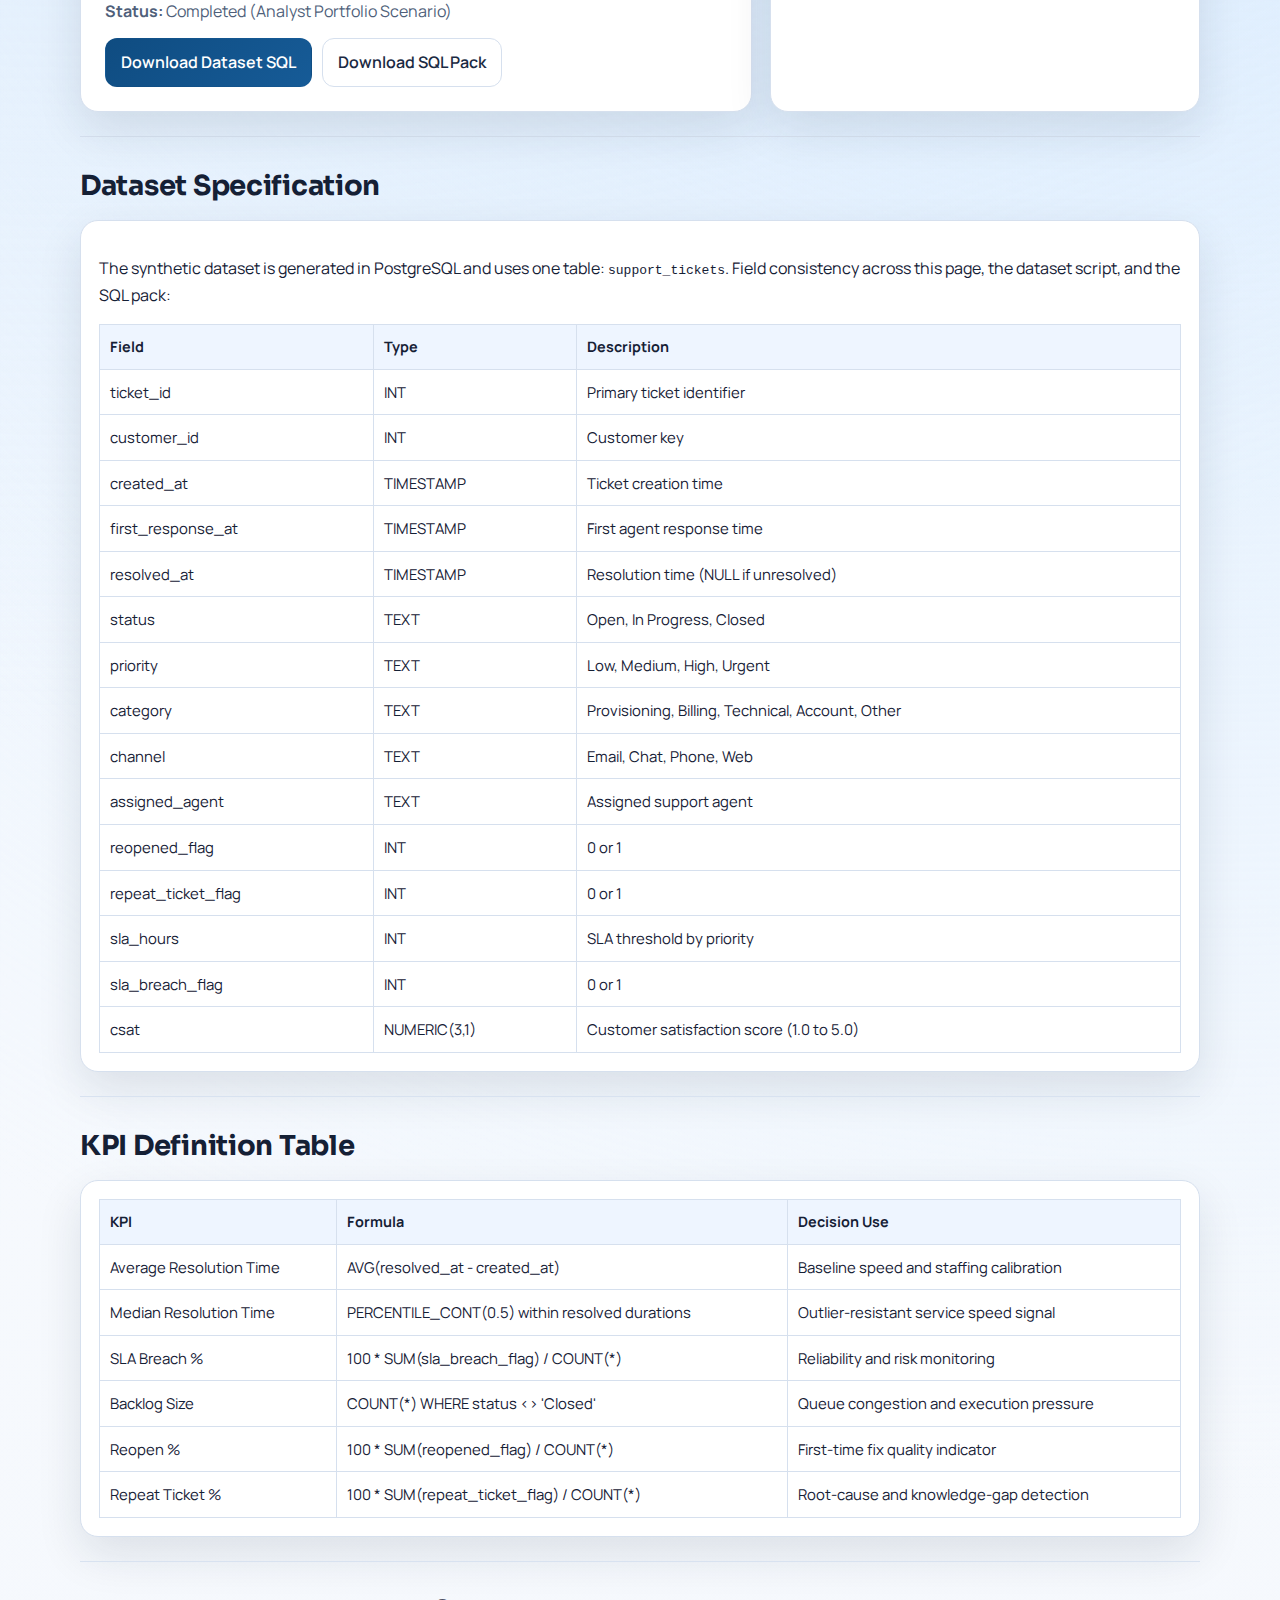
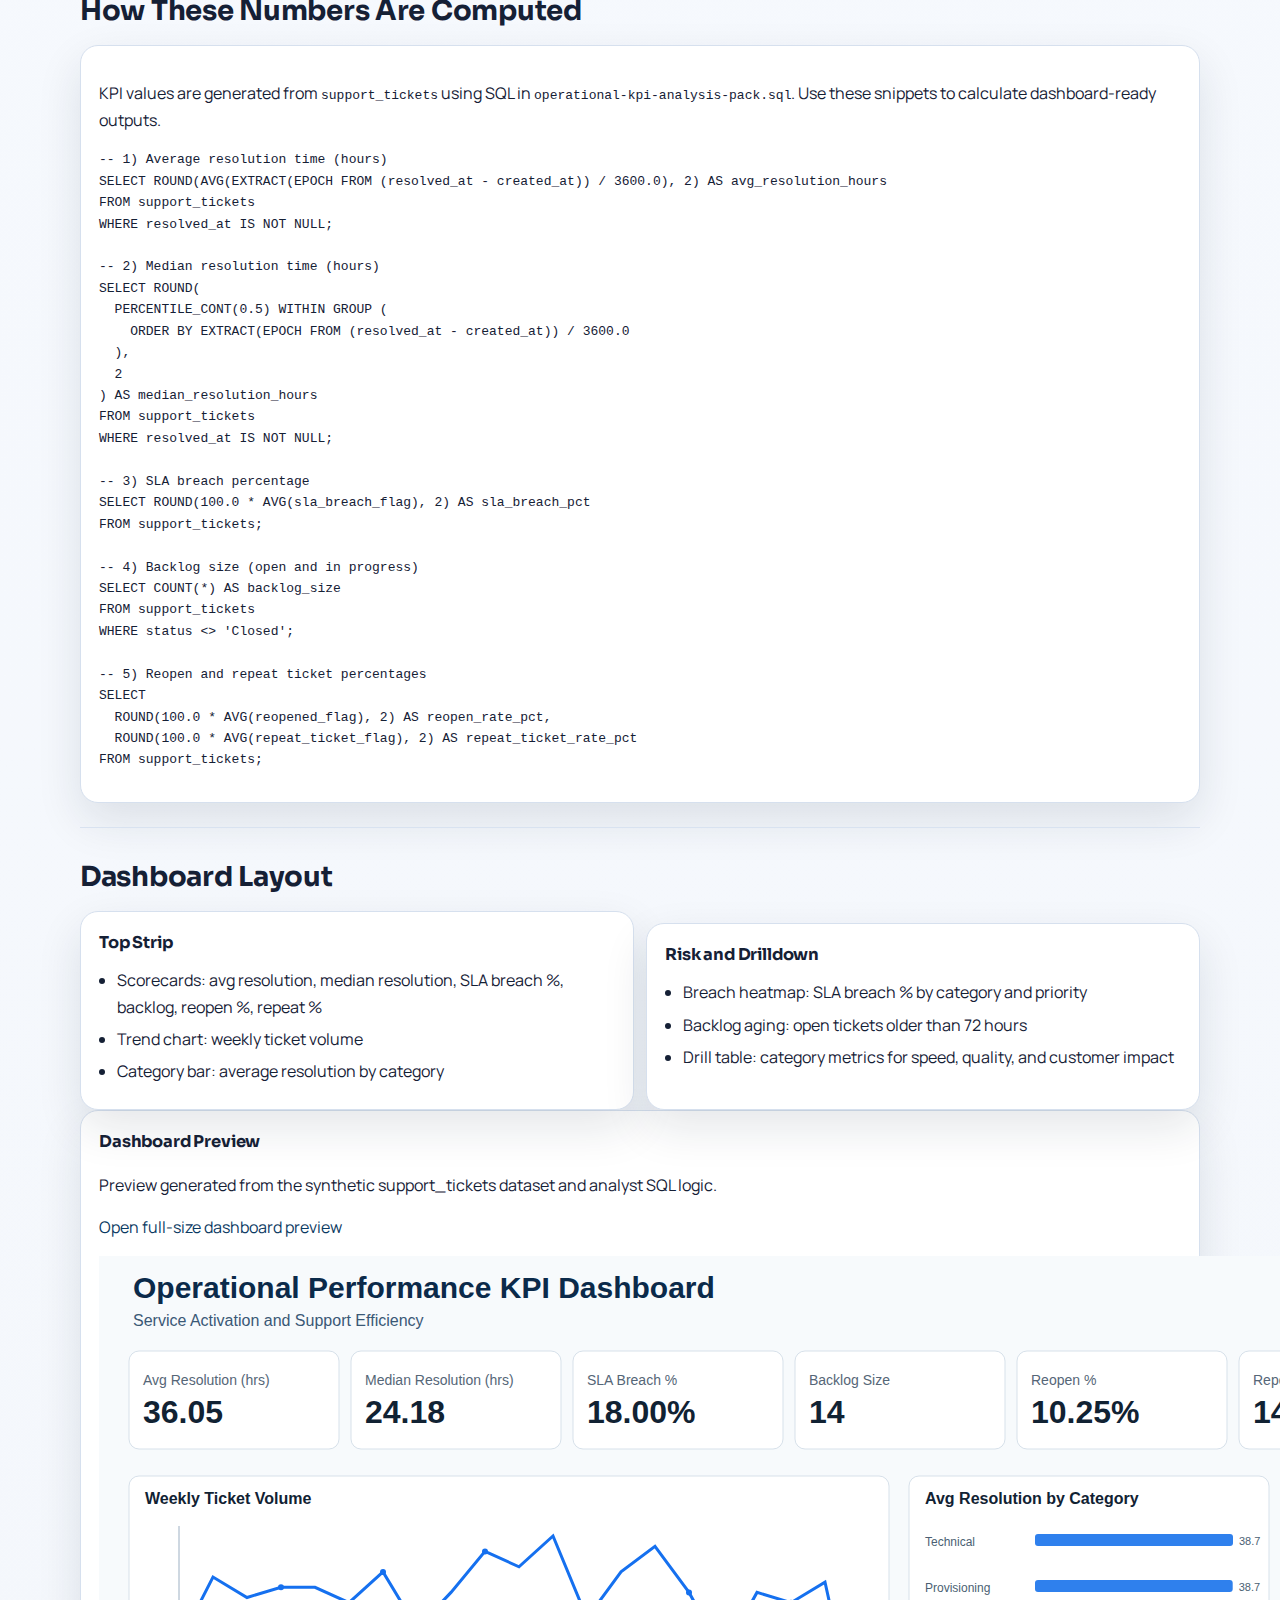
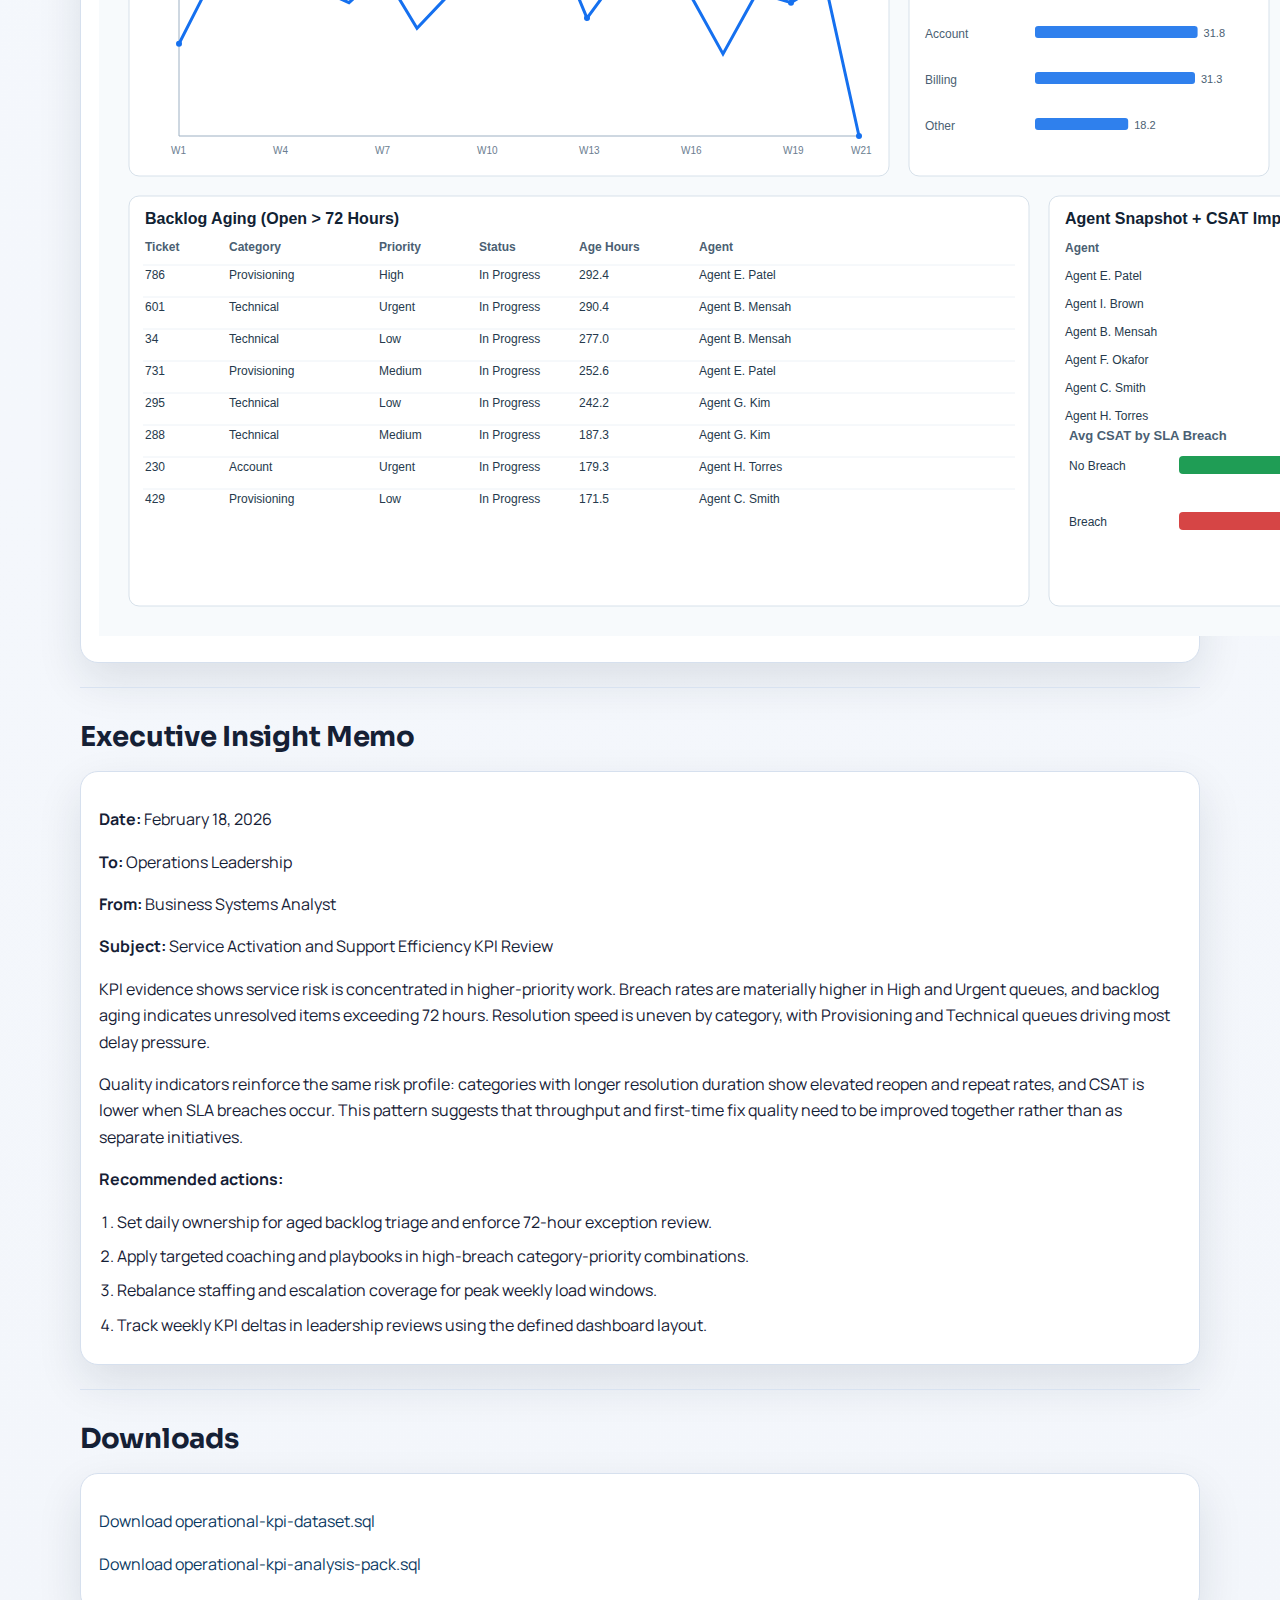
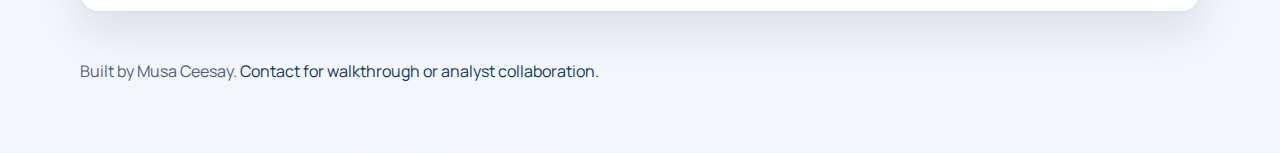
<file: projects/operational-kpi-dashboard-insight-memo.html>
<!doctype html>
<html lang="en">
  <head>
    <meta charset="UTF-8" />
    <meta name="viewport" content="width=device-width, initial-scale=1.0" />
    <title>Operational Performance KPI Analysis | Musa Ceesay</title>
    <meta
      name="description"
      content="Operational Performance KPI Analysis case study with KPI dashboard design, Postgres SQL pack, and executive insight memo."
    />
    <meta name="robots" content="index,follow" />
    <meta name="referrer" content="strict-origin-when-cross-origin" />
    <link
      rel="canonical"
      href="https://musaceesay-1.github.io/My_Portfolio/projects/operational-kpi-dashboard-insight-memo.html"
    />
    <link rel="icon" href="../assets/og-image.svg" type="image/svg+xml" />
    <meta property="og:title" content="Operational Performance KPI Analysis | Musa Ceesay" />
    <meta
      property="og:description"
      content="Operational Performance KPI Analysis case study with KPI dashboard design, Postgres SQL pack, and executive insight memo."
    />
    <meta property="og:type" content="website" />
    <meta property="og:site_name" content="Musa Ceesay Portfolio" />
    <meta
      property="og:url"
      content="https://musaceesay-1.github.io/My_Portfolio/projects/operational-kpi-dashboard-insight-memo.html"
    />
    <meta
      property="og:image"
      content="https://musaceesay-1.github.io/My_Portfolio/assets/projects/operational-kpi-cover.svg"
    />
    <meta name="twitter:card" content="summary_large_image" />
    <meta name="twitter:title" content="Operational Performance KPI Analysis | Musa Ceesay" />
    <meta
      name="twitter:description"
      content="Operational Performance KPI Analysis case study with KPI dashboard design, Postgres SQL pack, and executive insight memo."
    />
    <meta
      name="twitter:image"
      content="https://musaceesay-1.github.io/My_Portfolio/assets/projects/operational-kpi-cover.svg"
    />
    <script>
      (() => {
        try {
          const storedTheme = localStorage.getItem("portfolio-theme");
          if (storedTheme === "light" || storedTheme === "dark") {
            document.documentElement.setAttribute("data-theme", storedTheme);
            return;
          }
          if (window.matchMedia("(prefers-color-scheme: dark)").matches) {
            document.documentElement.setAttribute("data-theme", "dark");
          }
        } catch (error) {
          // Ignore storage access issues and fall back to default theme.
        }
      })();
    </script>
    <link rel="stylesheet" href="customer-service-ordering-provisioning-system.css" />
  </head>
  <body>
    <main class="page">
      <header class="topbar">
        <a class="brand" href="../index.html" aria-label="Go to portfolio home">
          <img class="brand-avatar" src="../Professional Headshot.png" alt="Musa Ceesay profile photo" />
          <span class="brand-text">
            <span class="brand-name">Musa Ceesay</span>
            <span class="brand-role">Business Systems Analyst</span>
          </span>
        </a>
        <button class="theme-toggle" type="button" aria-pressed="false" aria-label="Switch to dark mode">
          Dark Mode
        </button>
        <nav class="top-links" aria-label="Project navigation">
          <a href="../index.html#projects">Back To Portfolio</a>
          <a href="#kpi-framework">KPI Framework</a>
          <a href="#dashboard">Dashboard</a>
          <a href="#memo">Insight Memo</a>
        </nav>
      </header>

      <section class="hero">
        <article class="hero-card hero-copy">
          <span class="badge">Systems Analysis Scenario</span>
          <h1>Operational Performance KPI Analysis</h1>
          <p><strong>Service Activation and Support Efficiency</strong></p>
          <p>
            Scenario: "A digital service provider wants to reduce activation delays and support load. Leadership
            needs KPI visibility and decision guidance based on operational data."
          </p>
          <div class="hero-meta">
            <p><strong>Role:</strong> Business Systems Analyst</p>
            <p><strong>Stack:</strong> PostgreSQL + Dashboard Design Framework</p>
            <p><strong>Status:</strong> Completed (Analyst Portfolio Scenario)</p>
          </div>
          <div class="hero-cta">
            <a class="btn primary" href="operational-kpi-dataset.sql" download>Download Dataset SQL</a>
            <a class="btn" href="operational-kpi-analysis-pack.sql" download>Download SQL Pack</a>
          </div>
        </article>
        <article class="hero-card hero-panel">
          <h2>For Hiring Managers</h2>
          <ul class="checklist">
            <li>KPI definition sheet with formulas and decision purpose</li>
            <li>Data cleaning plan and standardized operational schema</li>
            <li>Postgres SQL pack for KPI and risk analysis</li>
            <li>Executive memo translating signals into actions</li>
          </ul>
        </article>
      </section>

      <section class="section">
        <h2>Dataset Specification</h2>
        <article class="panel">
          <p>
            The synthetic dataset is generated in PostgreSQL and uses one table: <code>support_tickets</code>.
            Field consistency across this page, the dataset script, and the SQL pack:
          </p>
          <div class="table-wrap">
            <table>
              <thead>
                <tr><th>Field</th><th>Type</th><th>Description</th></tr>
              </thead>
              <tbody>
                <tr><td>ticket_id</td><td>INT</td><td>Primary ticket identifier</td></tr>
                <tr><td>customer_id</td><td>INT</td><td>Customer key</td></tr>
                <tr><td>created_at</td><td>TIMESTAMP</td><td>Ticket creation time</td></tr>
                <tr><td>first_response_at</td><td>TIMESTAMP</td><td>First agent response time</td></tr>
                <tr><td>resolved_at</td><td>TIMESTAMP</td><td>Resolution time (NULL if unresolved)</td></tr>
                <tr><td>status</td><td>TEXT</td><td>Open, In Progress, Closed</td></tr>
                <tr><td>priority</td><td>TEXT</td><td>Low, Medium, High, Urgent</td></tr>
                <tr><td>category</td><td>TEXT</td><td>Provisioning, Billing, Technical, Account, Other</td></tr>
                <tr><td>channel</td><td>TEXT</td><td>Email, Chat, Phone, Web</td></tr>
                <tr><td>assigned_agent</td><td>TEXT</td><td>Assigned support agent</td></tr>
                <tr><td>reopened_flag</td><td>INT</td><td>0 or 1</td></tr>
                <tr><td>repeat_ticket_flag</td><td>INT</td><td>0 or 1</td></tr>
                <tr><td>sla_hours</td><td>INT</td><td>SLA threshold by priority</td></tr>
                <tr><td>sla_breach_flag</td><td>INT</td><td>0 or 1</td></tr>
                <tr><td>csat</td><td>NUMERIC(3,1)</td><td>Customer satisfaction score (1.0 to 5.0)</td></tr>
              </tbody>
            </table>
          </div>
        </article>
      </section>

      <section id="kpi-framework" class="section">
        <h2>KPI Definition Table</h2>
        <article class="panel table-wrap">
          <table>
            <thead>
              <tr>
                <th>KPI</th>
                <th>Formula</th>
                <th>Decision Use</th>
              </tr>
            </thead>
            <tbody>
              <tr>
                <td>Average Resolution Time</td>
                <td>AVG(resolved_at - created_at)</td>
                <td>Baseline speed and staffing calibration</td>
              </tr>
              <tr>
                <td>Median Resolution Time</td>
                <td>PERCENTILE_CONT(0.5) within resolved durations</td>
                <td>Outlier-resistant service speed signal</td>
              </tr>
              <tr>
                <td>SLA Breach %</td>
                <td>100 * SUM(sla_breach_flag) / COUNT(*)</td>
                <td>Reliability and risk monitoring</td>
              </tr>
              <tr>
                <td>Backlog Size</td>
                <td>COUNT(*) WHERE status &lt;&gt; 'Closed'</td>
                <td>Queue congestion and execution pressure</td>
              </tr>
              <tr>
                <td>Reopen %</td>
                <td>100 * SUM(reopened_flag) / COUNT(*)</td>
                <td>First-time fix quality indicator</td>
              </tr>
              <tr>
                <td>Repeat Ticket %</td>
                <td>100 * SUM(repeat_ticket_flag) / COUNT(*)</td>
                <td>Root-cause and knowledge-gap detection</td>
              </tr>
            </tbody>
          </table>
        </article>
      </section>


      <section class="section">
        <h2>How These Numbers Are Computed</h2>
        <article class="panel">
          <p>
            KPI values are generated from <code>support_tickets</code> using SQL in
            <code>operational-kpi-analysis-pack.sql</code>. Use these snippets to calculate dashboard-ready outputs.
          </p>
          <pre><code>-- 1) Average resolution time (hours)
SELECT ROUND(AVG(EXTRACT(EPOCH FROM (resolved_at - created_at)) / 3600.0), 2) AS avg_resolution_hours
FROM support_tickets
WHERE resolved_at IS NOT NULL;

-- 2) Median resolution time (hours)
SELECT ROUND(
  PERCENTILE_CONT(0.5) WITHIN GROUP (
    ORDER BY EXTRACT(EPOCH FROM (resolved_at - created_at)) / 3600.0
  ),
  2
) AS median_resolution_hours
FROM support_tickets
WHERE resolved_at IS NOT NULL;

-- 3) SLA breach percentage
SELECT ROUND(100.0 * AVG(sla_breach_flag), 2) AS sla_breach_pct
FROM support_tickets;

-- 4) Backlog size (open and in progress)
SELECT COUNT(*) AS backlog_size
FROM support_tickets
WHERE status &lt;&gt; 'Closed';

-- 5) Reopen and repeat ticket percentages
SELECT
  ROUND(100.0 * AVG(reopened_flag), 2) AS reopen_rate_pct,
  ROUND(100.0 * AVG(repeat_ticket_flag), 2) AS repeat_ticket_rate_pct
FROM support_tickets;</code></pre>
        </article>
      </section>

      <section id="dashboard" class="section">
        <h2>Dashboard Layout</h2>
        <div class="two-col">
          <article class="panel">
            <h3>Top Strip</h3>
            <ul class="list compact">
              <li>Scorecards: avg resolution, median resolution, SLA breach %, backlog, reopen %, repeat %</li>
              <li>Trend chart: weekly ticket volume</li>
              <li>Category bar: average resolution by category</li>
            </ul>
          </article>
          <article class="panel">
            <h3>Risk and Drilldown</h3>
            <ul class="list compact">
              <li>Breach heatmap: SLA breach % by category and priority</li>
              <li>Backlog aging: open tickets older than 72 hours</li>
              <li>Drill table: category metrics for speed, quality, and customer impact</li>
            </ul>
          </article>
        </div>
        <article class="panel">
          <h3>Dashboard Preview</h3>
          <p>Preview generated from the synthetic support_tickets dataset and analyst SQL logic.</p>
          <p>
            <a href="../assets/projects/operational-kpi-dashboard-preview.svg" target="_blank" rel="noopener noreferrer">
              Open full-size dashboard preview
            </a>
          </p>
          <img
            class="dashboard-preview"
            src="../assets/projects/operational-kpi-dashboard-preview.svg"
            alt="Operational Performance KPI dashboard preview showing scorecards, weekly trend, SLA heatmap, and backlog aging."
          />
        </article>
      </section>

      <section id="memo" class="section">
        <h2>Executive Insight Memo</h2>
        <article class="panel">
          <p><strong>Date:</strong> February 18, 2026</p>
          <p><strong>To:</strong> Operations Leadership</p>
          <p><strong>From:</strong> Business Systems Analyst</p>
          <p><strong>Subject:</strong> Service Activation and Support Efficiency KPI Review</p>

          <p>
            KPI evidence shows service risk is concentrated in higher-priority work. Breach rates are materially higher
            in High and Urgent queues, and backlog aging indicates unresolved items exceeding 72 hours. Resolution speed
            is uneven by category, with Provisioning and Technical queues driving most delay pressure.
          </p>
          <p>
            Quality indicators reinforce the same risk profile: categories with longer resolution duration show elevated
            reopen and repeat rates, and CSAT is lower when SLA breaches occur. This pattern suggests that throughput and
            first-time fix quality need to be improved together rather than as separate initiatives.
          </p>
          <p><strong>Recommended actions:</strong></p>
          <ol class="list">
            <li>Set daily ownership for aged backlog triage and enforce 72-hour exception review.</li>
            <li>Apply targeted coaching and playbooks in high-breach category-priority combinations.</li>
            <li>Rebalance staffing and escalation coverage for peak weekly load windows.</li>
            <li>Track weekly KPI deltas in leadership reviews using the defined dashboard layout.</li>
          </ol>
        </article>
      </section>

      <section class="section">
        <h2>Downloads</h2>
        <article class="panel">
          <p><a href="operational-kpi-dataset.sql" download>Download operational-kpi-dataset.sql</a></p>
          <p><a href="operational-kpi-analysis-pack.sql" download>Download operational-kpi-analysis-pack.sql</a></p>
        </article>
      </section>

      <footer class="footer">
        <p>Built by Musa Ceesay. <a href="../index.html#contact">Contact for walkthrough or analyst collaboration.</a></p>
      </footer>
    </main>
    <script>
      const themeToggle = document.querySelector(".theme-toggle");
      const themeStorageKey = "portfolio-theme";

      function setTheme(theme) {
        document.documentElement.setAttribute("data-theme", theme);
        const isDark = theme === "dark";
        themeToggle.setAttribute("aria-pressed", String(isDark));
        themeToggle.setAttribute("aria-label", isDark ? "Switch to light mode" : "Switch to dark mode");
        themeToggle.textContent = isDark ? "Light Mode" : "Dark Mode";
      }

      function initializeTheme() {
        const currentTheme = document.documentElement.getAttribute("data-theme");
        if (currentTheme === "light" || currentTheme === "dark") {
          setTheme(currentTheme);
          return;
        }
        const preferredTheme = window.matchMedia("(prefers-color-scheme: dark)").matches ? "dark" : "light";
        setTheme(preferredTheme);
      }

      themeToggle.addEventListener("click", () => {
        const nextTheme = document.documentElement.getAttribute("data-theme") === "dark" ? "light" : "dark";
        setTheme(nextTheme);
        try {
          localStorage.setItem(themeStorageKey, nextTheme);
        } catch (error) {
          // Ignore storage access issues and keep runtime theme state.
        }
      });

      initializeTheme();
    </script>
  </body>
</html>
</file>
<file: projects/customer-service-ordering-provisioning-system.css>
@import url("https://fonts.googleapis.com/css2?family=Sora:wght@500;600;700&family=Manrope:wght@400;500;600&display=swap");

:root {
  --bg: #f3f6fb;
  --surface: #ffffff;
  --text: #152035;
  --muted: #4f5f7a;
  --line: #d6e0ee;
  --accent: #0f4c81;
  --accent-strong: #0a3962;
  --accent-soft: #e8f0fb;
  --success: #0f7a73;
  --shadow: 0 18px 46px rgba(20, 35, 56, 0.11);
}

* {
  box-sizing: border-box;
}

html,
body {
  margin: 0;
  padding: 0;
}

body {
  font-family: "Manrope", "Segoe UI", sans-serif;
  color: var(--text);
  line-height: 1.65;
  background:
    radial-gradient(circle at 8% -12%, #d1e4f9 0%, transparent 42%),
    radial-gradient(circle at 94% 11%, #d7ebff 0%, transparent 40%),
    linear-gradient(180deg, #f8fbff 0%, var(--bg) 100%);
}

a {
  color: var(--accent-strong);
  text-decoration: none;
}

a:hover {
  text-decoration: underline;
}

.page {
  width: min(1120px, calc(100% - 32px));
  margin: 20px auto 40px;
}

.topbar {
  position: sticky;
  top: 10px;
  z-index: 50;
  display: flex;
  align-items: center;
  justify-content: space-between;
  gap: 12px;
  padding: 12px 14px;
  border: 1px solid rgba(255, 255, 255, 0.75);
  border-radius: 18px;
  background: rgba(255, 255, 255, 0.85);
  backdrop-filter: blur(14px);
  box-shadow: 0 10px 28px rgba(20, 35, 56, 0.09);
}

.brand {
  font-family: "Sora", "Segoe UI", sans-serif;
  font-weight: 700;
  color: var(--text);
  letter-spacing: 0.02em;
}

.top-links {
  display: flex;
  flex-wrap: wrap;
  gap: 6px;
}

.top-links a {
  padding: 8px 11px;
  border-radius: 10px;
  font-weight: 600;
}

.top-links a:hover {
  text-decoration: none;
  background: var(--accent-soft);
}

.hero {
  margin-top: 22px;
  display: grid;
  grid-template-columns: 1.22fr 0.78fr;
  gap: 18px;
}

.hero-card,
.panel {
  background: var(--surface);
  border: 1px solid var(--line);
  border-radius: 18px;
  box-shadow: var(--shadow);
}

.hero-card {
  padding: 24px;
}

.badge {
  display: inline-flex;
  border: 1px solid #bfd5ea;
  background: #eef6ff;
  color: #1f4368;
  border-radius: 999px;
  padding: 6px 12px;
  font-size: 0.84rem;
  font-weight: 700;
}

h1,
h2,
h3,
h4 {
  font-family: "Sora", "Segoe UI", sans-serif;
  letter-spacing: -0.01em;
}

h1 {
  margin: 14px 0 8px;
  font-size: clamp(2rem, 5.2vw, 3.35rem);
  line-height: 1.08;
}

h2 {
  margin: 0 0 12px;
  font-size: 1.72rem;
}

h3 {
  margin: 0 0 10px;
  font-size: 1.02rem;
}

h4 {
  margin: 0 0 8px;
  font-size: 0.98rem;
}

.hero-meta p {
  margin: 8px 0;
  color: var(--muted);
}

.hero-cta {
  margin-top: 14px;
  display: flex;
  flex-wrap: wrap;
  gap: 10px;
}

.btn {
  display: inline-flex;
  align-items: center;
  justify-content: center;
  border-radius: 12px;
  border: 1px solid var(--line);
  background: #fff;
  color: #1b2a43;
  padding: 10px 15px;
  font-weight: 600;
}

.btn:hover {
  text-decoration: none;
  border-color: #b9cbdf;
}

.btn.primary {
  border-color: transparent;
  background: linear-gradient(135deg, var(--accent) 0%, #165b97 100%);
  color: #fff;
}

.hero-panel h2 {
  margin-bottom: 8px;
}

.checklist {
  margin: 0;
  padding-left: 18px;
}

.checklist li {
  margin-bottom: 8px;
}

.section {
  margin-top: 24px;
  border-top: 1px solid #d8e2f0;
  padding-top: 26px;
}

.panel {
  padding: 18px;
}

.panel + .panel {
  margin-top: 12px;
}

.two-col {
  margin-top: 12px;
  display: grid;
  grid-template-columns: repeat(2, minmax(0, 1fr));
  gap: 12px;
}

.list {
  margin: 0;
  padding-left: 18px;
}

.list li {
  margin-bottom: 8px;
}

.list.compact li {
  margin-bottom: 6px;
}

.table-wrap {
  overflow-x: auto;
}

table {
  width: 100%;
  border-collapse: collapse;
  min-width: 680px;
}

th,
td {
  border: 1px solid var(--line);
  padding: 10px;
  text-align: left;
  vertical-align: top;
}

th {
  background: #eef5ff;
  font-size: 0.9rem;
}

td {
  font-size: 0.93rem;
}

.story-grid {
  display: grid;
  grid-template-columns: repeat(3, minmax(0, 1fr));
  gap: 10px;
}

.story {
  border: 1px solid var(--line);
  border-radius: 14px;
  padding: 12px;
  background: #fbfdff;
}

.diagram-grid {
  display: grid;
  grid-template-columns: repeat(2, minmax(0, 1fr));
  gap: 12px;
}

.diagram-figure {
  margin: 0;
}

.diagram-figure figcaption {
  margin-bottom: 10px;
}

.diagram-image {
  width: 100%;
  border: 1px solid var(--line);
  border-radius: 12px;
  background: #f7fbff;
}

.resource-links {
  margin: 12px 0 0;
  display: flex;
  flex-wrap: wrap;
  gap: 14px;
  font-weight: 600;
}

.lead {
  margin-top: 0;
  color: var(--muted);
}

.footer {
  padding: 30px 0 12px;
  color: var(--muted);
}

@media (max-width: 980px) {
  .hero,
  .story-grid,
  .two-col,
  .diagram-grid {
    grid-template-columns: 1fr;
  }
}

@media (max-width: 760px) {
  .page {
    width: calc(100% - 24px);
    margin-top: 12px;
  }

  .topbar {
    top: 6px;
    flex-wrap: wrap;
  }

  .top-links {
    width: 100%;
  }

  .top-links a {
    width: 100%;
  }

  h1 {
    font-size: clamp(1.8rem, 8vw, 2.4rem);
  }
}
</file>
<file: projects/incident-response-priority-calculator.css>
@import url("https://fonts.googleapis.com/css2?family=Sora:wght@500;600;700&family=Manrope:wght@400;500;600&display=swap");

:root {
  --bg: #eef4fb;
  --surface: #ffffff;
  --surface-soft: #f7faff;
  --text: #172033;
  --muted: #4e5a73;
  --line: #d5e2f1;
  --accent: #0f4c81;
  --accent-strong: #0b3d68;
  --critical: #c52835;
  --high: #8a4600;
  --medium: #785b00;
  --low: #1a6835;
  --shadow: 0 14px 32px rgba(20, 35, 58, 0.12);
  --shadow-strong: 0 20px 44px rgba(20, 35, 58, 0.18);
}

* {
  box-sizing: border-box;
}

html,
body {
  margin: 0;
  padding: 0;
}

body {
  font-family: "Manrope", "Segoe UI", sans-serif;
  color: var(--text);
  line-height: 1.6;
  background:
    radial-gradient(circle at 10% -10%, #d3e6fb 0%, transparent 35%),
    radial-gradient(circle at 95% 8%, #d8efff 0%, transparent 30%),
    linear-gradient(180deg, #f8fbff 0%, var(--bg) 100%);
}

a {
  color: var(--accent-strong);
  text-decoration: none;
}

a:hover {
  text-decoration: underline;
}

.page {
  max-width: 1120px;
  margin: 0 auto;
  padding: 24px;
}

.topbar {
  display: flex;
  justify-content: space-between;
  align-items: center;
  gap: 12px;
  padding: 12px 14px;
  border-radius: 14px;
  border: 1px solid var(--line);
  background: rgba(255, 255, 255, 0.86);
  backdrop-filter: blur(8px);
  position: sticky;
  top: 10px;
  z-index: 20;
}

.brand {
  font-family: "Sora", "Segoe UI", sans-serif;
  font-weight: 700;
  color: var(--text);
}

.top-links {
  display: flex;
  gap: 8px;
  flex-wrap: wrap;
}

.top-links a {
  padding: 8px 11px;
  border-radius: 10px;
  border: 1px solid transparent;
}

.top-links a:hover {
  text-decoration: none;
  background: #e8f2fd;
  border-color: #d2e2f6;
}

.hero {
  margin-top: 18px;
  display: grid;
  grid-template-columns: 1fr 1fr;
  gap: 20px;
}

.hero-card,
.panel {
  background: var(--surface);
  border: 1px solid var(--line);
  border-radius: 18px;
  box-shadow: var(--shadow);
}

.hero-copy {
  padding: 24px;
}

.badge {
  display: inline-flex;
  border: 1px solid #bfd5ea;
  background: #eff7ff;
  color: #204266;
  border-radius: 999px;
  padding: 6px 12px;
  font-weight: 700;
  font-size: 0.86rem;
}

h1 {
  margin: 14px 0 10px;
  font-family: "Sora", "Segoe UI", sans-serif;
  font-size: clamp(1.9rem, 3.5vw, 2.8rem);
  line-height: 1.15;
}

.hero-copy p {
  margin: 0 0 10px;
  color: var(--muted);
}

.hero-cta {
  margin-top: 16px;
  display: flex;
  gap: 10px;
  flex-wrap: wrap;
}

.btn {
  display: inline-flex;
  align-items: center;
  justify-content: center;
  border-radius: 11px;
  padding: 10px 14px;
  border: 1px solid var(--line);
  background: #fff;
  color: #1d2a43;
  font-weight: 700;
}

.btn.primary {
  border-color: transparent;
  background: linear-gradient(135deg, var(--accent), #155791);
  color: #fff;
}

.btn:hover {
  text-decoration: none;
  box-shadow: 0 8px 18px rgba(18, 31, 53, 0.12);
}

.hero-visual {
  padding: 16px;
}

.hero-visual img {
  width: 100%;
  border-radius: 14px;
  border: 1px solid var(--line);
  display: block;
}

.section {
  margin-top: 24px;
}

.section h2 {
  margin: 0 0 12px;
  font-family: "Sora", "Segoe UI", sans-serif;
  font-size: 1.6rem;
}

.section-intro {
  margin: 0 0 12px;
  color: var(--muted);
}

.gallery {
  display: grid;
  grid-template-columns: repeat(3, minmax(0, 1fr));
  gap: 12px;
}

.shot {
  background: var(--surface);
  border: 1px solid var(--line);
  border-radius: 14px;
  box-shadow: var(--shadow);
  overflow: hidden;
}

.shot img {
  width: 100%;
  display: block;
}

.shot p {
  margin: 0;
  padding: 10px 12px;
  border-top: 1px solid var(--line);
  font-size: 0.9rem;
  color: var(--muted);
}

.project-grid {
  display: grid;
  grid-template-columns: 1.4fr 0.6fr;
  gap: 12px;
}

.panel {
  padding: 18px;
}

.list {
  margin: 8px 0 0 18px;
  padding: 0;
}

.list li {
  margin-bottom: 7px;
}

.tool-lead {
  margin: 0 0 8px;
  color: var(--muted);
}

.tool-controls {
  display: flex;
  flex-wrap: wrap;
  gap: 8px;
}

.preset-btn {
  padding: 8px 10px;
  font-size: 0.86rem;
}

.tool-form {
  margin-top: 14px;
  display: grid;
  grid-template-columns: repeat(2, minmax(0, 1fr));
  gap: 10px 12px;
}

.tool-form label {
  font-weight: 700;
}

.tool-form select,
.tool-form input {
  width: 100%;
  padding: 10px 11px;
  border-radius: 10px;
  border: 1px solid var(--line);
  font: inherit;
  color: var(--text);
  background: #fff;
}

.tool-actions {
  margin-top: 4px;
  grid-column: 1 / -1;
  display: flex;
  flex-wrap: wrap;
  gap: 10px;
}

.tool-result {
  margin-top: 14px;
  border: 1px solid var(--line);
  border-radius: 12px;
  background: var(--surface-soft);
  padding: 12px;
}

.tool-grid {
  display: grid;
  grid-template-columns: repeat(2, minmax(0, 1fr));
  gap: 8px;
  margin-bottom: 8px;
}

.metric {
  margin: 0;
  padding: 9px;
  border: 1px solid #d7e5f6;
  border-radius: 10px;
  background: #fff;
}

.metric strong {
  display: block;
  font-size: 0.84rem;
  color: var(--muted);
}

.priority-pill {
  display: inline-flex;
  align-items: center;
  justify-content: center;
  margin-top: 4px;
  padding: 2px 10px;
  border-radius: 999px;
  font-size: 0.84rem;
  font-weight: 700;
}

.priority-critical {
  background: #fbe3e5;
  color: var(--critical);
}

.priority-high {
  background: #fdeed7;
  color: var(--high);
}

.priority-medium {
  background: #fff6cc;
  color: var(--medium);
}

.priority-low {
  background: #dff5e6;
  color: var(--low);
}

.recommendations {
  margin: 8px 0 0 18px;
  padding: 0;
}

.ticket-block {
  margin-top: 10px;
  padding: 9px 10px;
  border: 1px dashed #b8cae4;
  border-radius: 10px;
  background: #edf5ff;
  font-family: "Sora", "Segoe UI", sans-serif;
  font-size: 0.84rem;
}

.muted {
  color: var(--muted);
}

.footer {
  margin: 30px 0 8px;
  color: var(--muted);
}

@media (max-width: 980px) {
  .hero,
  .project-grid,
  .gallery {
    grid-template-columns: 1fr;
  }
}

@media (max-width: 740px) {
  .page {
    padding: 14px;
  }

  .topbar {
    padding: 10px;
  }

  .tool-form,
  .tool-grid {
    grid-template-columns: 1fr;
  }
}
</file>
